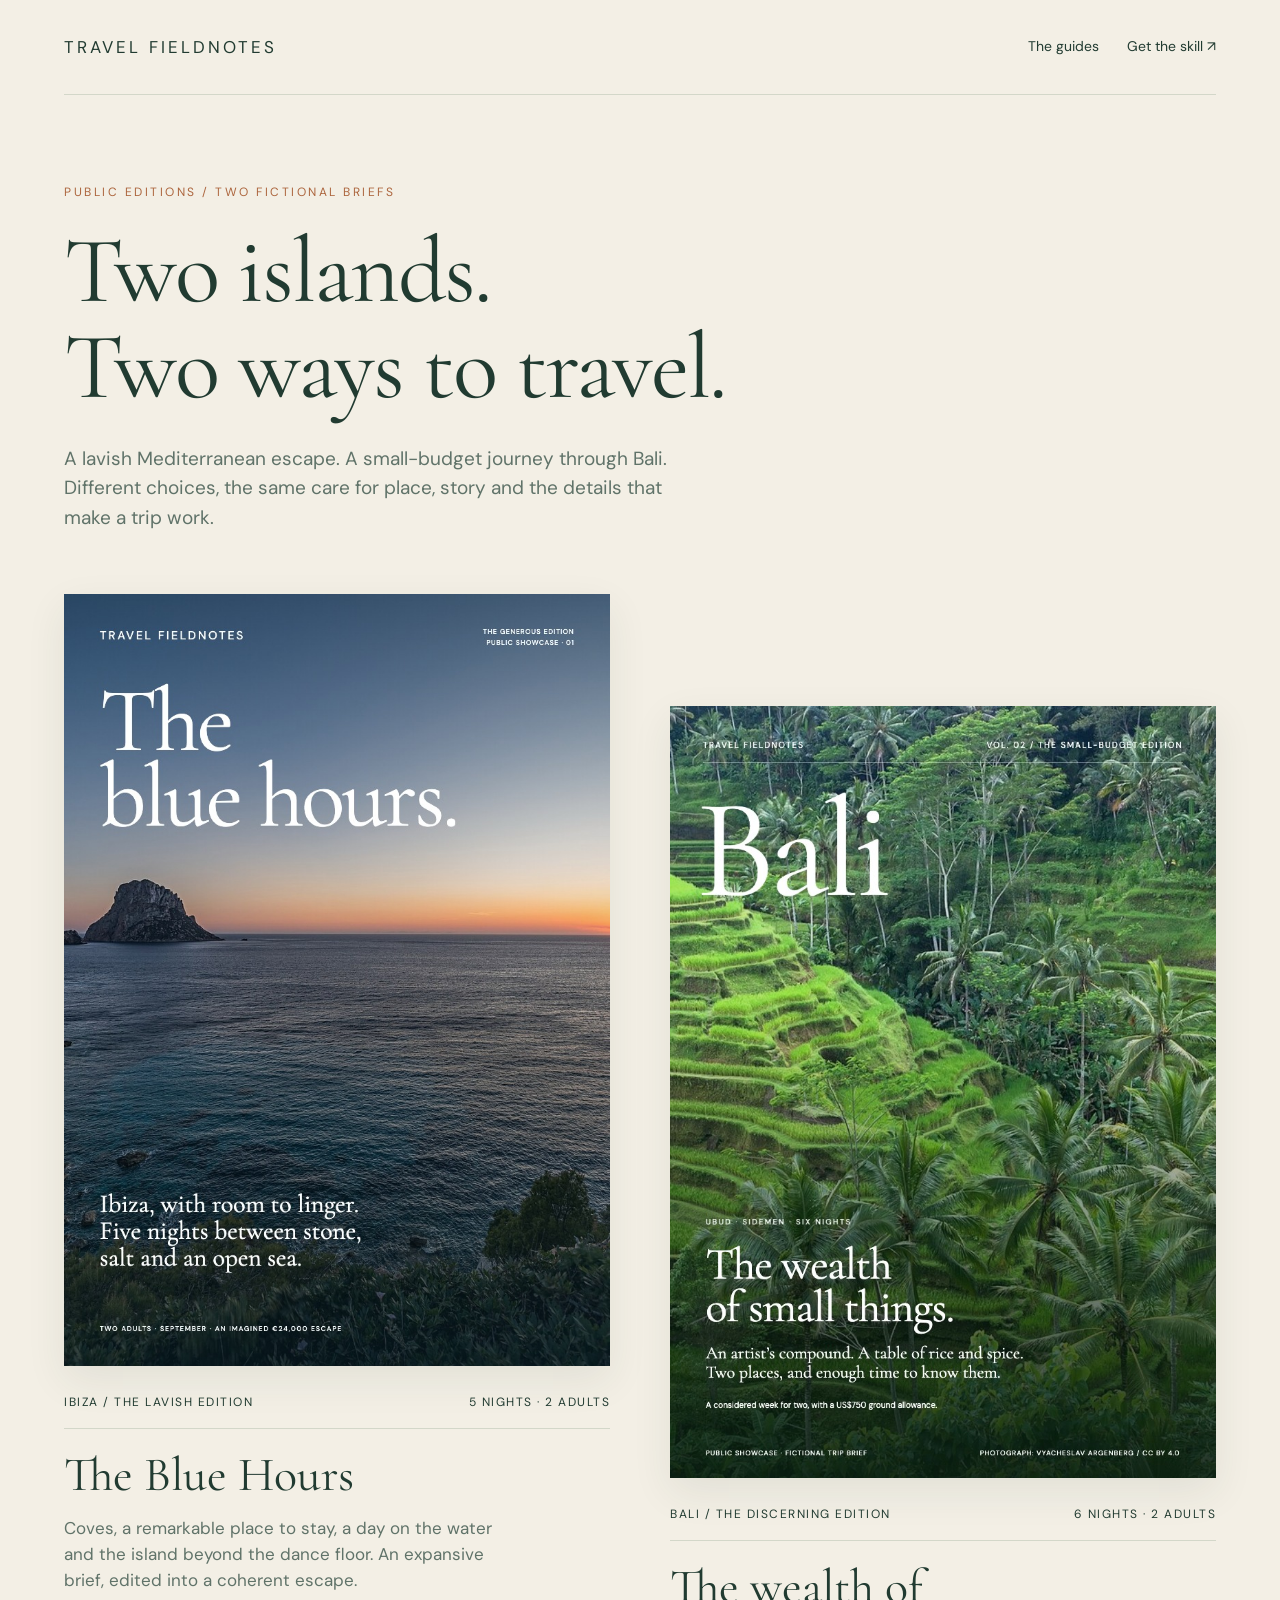
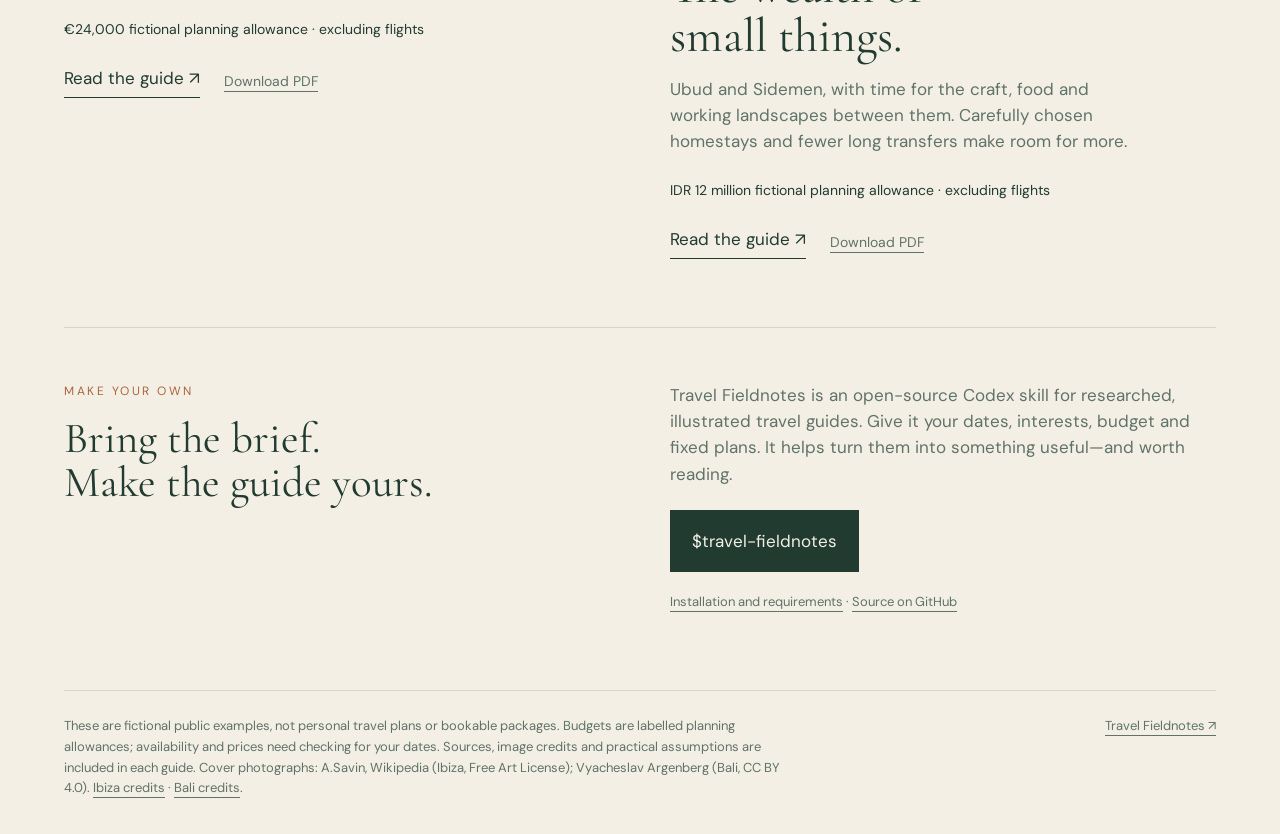
<file: docs/index.html>
<!doctype html>
<html lang="en">
<head>
<meta charset="utf-8"><meta name="viewport" content="width=device-width,initial-scale=1">
<title>Two islands, two ways to travel — Travel Fieldnotes</title>
<meta name="description" content="Explore two complete public travel-guide examples: a lavish Ibiza escape and an affordable Bali journey. Made with the open-source Travel Fieldnotes skill for Codex.">
<meta name="theme-color" content="#f3efe5">
<style>
@font-face{font-family:FieldSerif;src:url('assets/serif.woff2') format('woff2');font-display:swap}@font-face{font-family:FieldSans;src:url('assets/sans.woff2') format('woff2');font-display:swap}
:root{--paper:#f3efe5;--ink:#213b31;--soft:#607369;--line:#d3d7c9;--accent:#ac653d}*{box-sizing:border-box}body{margin:0;background:var(--paper);color:var(--ink);font:17px/1.55 FieldSans,Arial,sans-serif}a{color:inherit;text-underline-offset:5px}a:focus-visible{outline:3px solid var(--accent);outline-offset:5px}.wrap{max-width:1240px;margin:auto;padding:0 44px}header{display:flex;justify-content:space-between;align-items:center;padding:34px 0;border-bottom:1px solid var(--line);gap:24px}.brand{text-decoration:none;font-size:17px;letter-spacing:3px;text-transform:uppercase}nav{display:flex;gap:28px;font-size:14px}nav a{text-decoration:none}nav a:hover{text-decoration:underline}.intro{padding:88px 0 62px;max-width:920px}.eyebrow{font-size:12px;letter-spacing:2.5px;text-transform:uppercase;color:var(--accent)}h1,h2{font-family:FieldSerif,Georgia,serif;font-weight:400;line-height:1.02;margin:0}h1{font-size:clamp(55px,7.4vw,94px);letter-spacing:-2px;margin:22px 0 28px}.intro p{font-size:19px;max-width:610px;color:var(--soft);margin:0}.guides{display:grid;grid-template-columns:1fr 1fr;gap:60px;padding-bottom:68px}article:nth-child(2){padding-top:112px}.poster{display:block;text-decoration:none;background:#e2e5d7;box-shadow:0 14px 38px #213b3115;overflow:hidden}.poster img{display:block;width:100%;height:auto;aspect-ratio:1/1.414;object-fit:cover}.meta{display:flex;justify-content:space-between;gap:12px;border-bottom:1px solid var(--line);padding:27px 0 16px;font-size:12px;letter-spacing:1.5px;text-transform:uppercase}h2{font-size:48px;margin:22px 0 15px}.description{color:var(--soft);max-width:460px;min-height:84px;margin:0 0 20px}.facts{font-size:14px;margin:0 0 25px;color:var(--ink)}.links{display:flex;gap:24px;align-items:center;flex-wrap:wrap}.primary{text-decoration:none;border-bottom:1px solid var(--ink);padding-bottom:5px}.secondary{font-size:14px;color:var(--soft)}.about{padding:54px 0;border-top:1px solid var(--line);display:grid;grid-template-columns:1fr 1fr;gap:60px}.about h2{margin:0;font-size:43px}.about p{margin:0 0 23px;color:var(--soft)}.command{background:var(--ink);color:var(--paper);padding:18px 22px;font-size:17px;display:inline-block}.command code{font-family:FieldSans,Arial,sans-serif}.small{font-size:13px;line-height:1.6;color:var(--soft)}footer{border-top:1px solid var(--line);padding:25px 0 35px;display:flex;justify-content:space-between;gap:26px}footer p{margin:0;max-width:730px}
@media(max-width:760px){.wrap{padding:0 24px}header{padding:25px 0}.brand{font-size:13px;letter-spacing:2px}nav{gap:15px;font-size:12px}.intro{padding:55px 0 42px}.intro p{font-size:17px}h1{letter-spacing:-1px}.guides{grid-template-columns:1fr;gap:52px}article:nth-child(2){padding-top:0}h2{font-size:42px}.description{min-height:0}.about{grid-template-columns:1fr;gap:26px}.about h2{font-size:38px}footer{display:block}footer a{display:inline-block;margin-top:14px}}
@media(prefers-reduced-motion:no-preference){.poster img{transition:transform .35s ease}.poster:hover img{transform:scale(1.012)}}
</style>
</head>
<body><div class="wrap">
<header><a class="brand" href="./">Travel Fieldnotes</a><nav aria-label="Main"><a href="#guides">The guides</a><a href="https://github.com/AmolDerickSoans/travel-fieldnotes#install">Get the skill ↗</a></nav></header>
<main><section class="intro"><div class="eyebrow">Public editions / Two fictional briefs</div><h1>Two islands.<br>Two ways to travel.</h1><p>A lavish Mediterranean escape. A small-budget journey through Bali. Different choices, the same care for place, story and the details that make a trip work.</p></section>
<section id="guides" class="guides" aria-label="Example travel guides">
<article><a class="poster" href="examples/ibiza/guide.html" aria-label="Read the Ibiza guide"><img src="examples/ibiza/cover.jpg" alt="Cover of the Ibiza travel magazine" width="720" height="1018"></a><div class="meta"><span>Ibiza / The lavish edition</span><span>5 nights · 2 adults</span></div><h2>The Blue Hours</h2><p class="description">Coves, a remarkable place to stay, a day on the water and the island beyond the dance floor. An expansive brief, edited into a coherent escape.</p><p class="facts">€24,000 fictional planning allowance · excluding flights</p><div class="links"><a class="primary" href="examples/ibiza/guide.html">Read the guide ↗</a><a class="secondary" href="examples/ibiza/guide.pdf">Download PDF</a></div></article>
<article><a class="poster" href="examples/bali/guide.html" aria-label="Read the Bali guide"><img src="examples/bali/cover.jpg" alt="Cover of the Bali travel magazine" width="720" height="1018" loading="lazy"></a><div class="meta"><span>Bali / The discerning edition</span><span>6 nights · 2 adults</span></div><h2>The wealth of<br>small things.</h2><p class="description">Ubud and Sidemen, with time for the craft, food and working landscapes between them. Carefully chosen homestays and fewer long transfers make room for more.</p><p class="facts">IDR 12 million fictional planning allowance · excluding flights</p><div class="links"><a class="primary" href="examples/bali/guide.html">Read the guide ↗</a><a class="secondary" href="examples/bali/guide.pdf">Download PDF</a></div></article>
</section>
<section class="about"><div><div class="eyebrow">Make your own</div><h2 style="margin-top:17px">Bring the brief.<br>Make the guide yours.</h2></div><div><p>Travel Fieldnotes is an open-source Codex skill for researched, illustrated travel guides. Give it your dates, interests, budget and fixed plans. It helps turn them into something useful—and worth reading.</p><div class="command"><code>$travel-fieldnotes</code></div><p class="small" style="margin-top:20px"><a href="https://github.com/AmolDerickSoans/travel-fieldnotes#install">Installation and requirements</a> · <a href="https://github.com/AmolDerickSoans/travel-fieldnotes">Source on GitHub</a></p></div></section></main>
<footer class="small"><p>These are fictional public examples, not personal travel plans or bookable packages. Budgets are labelled planning allowances; availability and prices need checking for your dates. Sources, image credits and practical assumptions are included in each guide. Cover photographs: A.Savin, Wikipedia (Ibiza, Free Art License); Vyacheslav Argenberg (Bali, CC BY 4.0). <a href="examples/ibiza/sources.md">Ibiza credits</a> · <a href="examples/bali/sources.md">Bali credits</a>.</p><a href="https://github.com/AmolDerickSoans/travel-fieldnotes">Travel Fieldnotes ↗</a></footer>
</div></body></html>
</file>
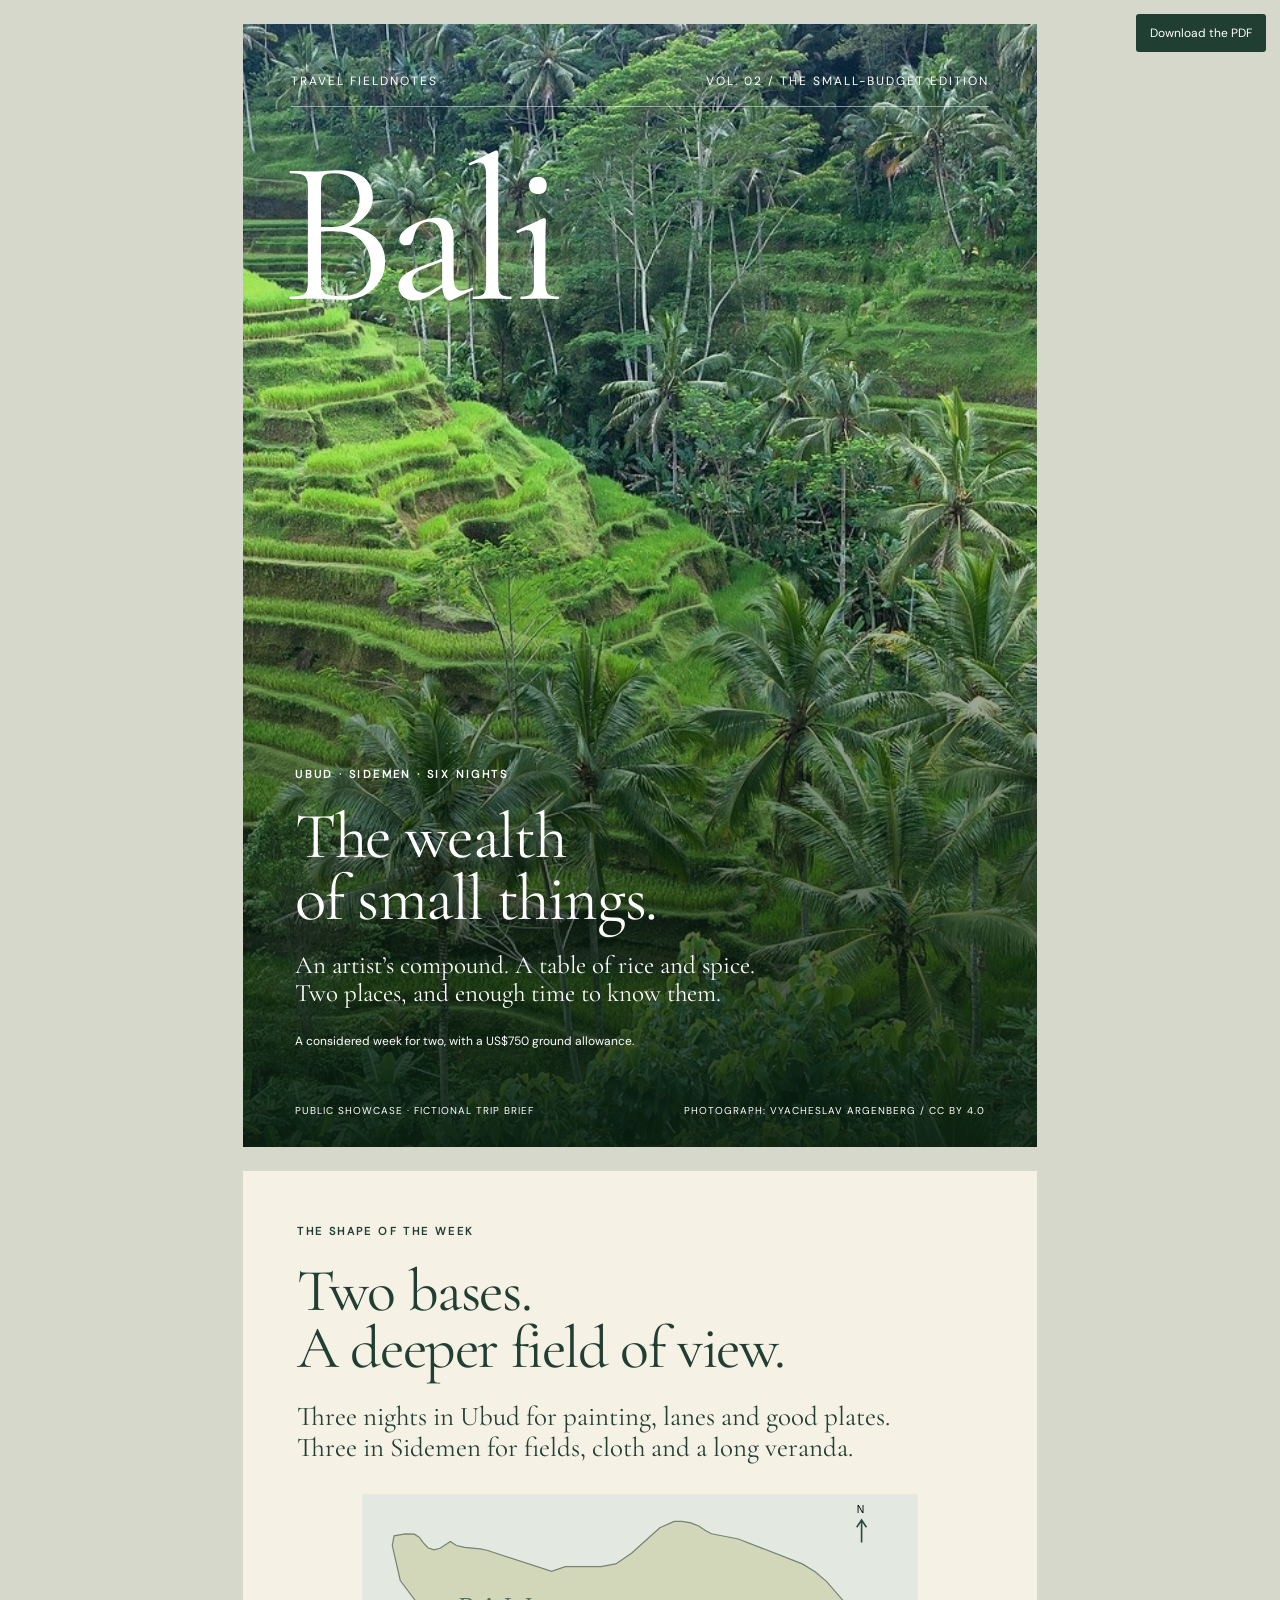
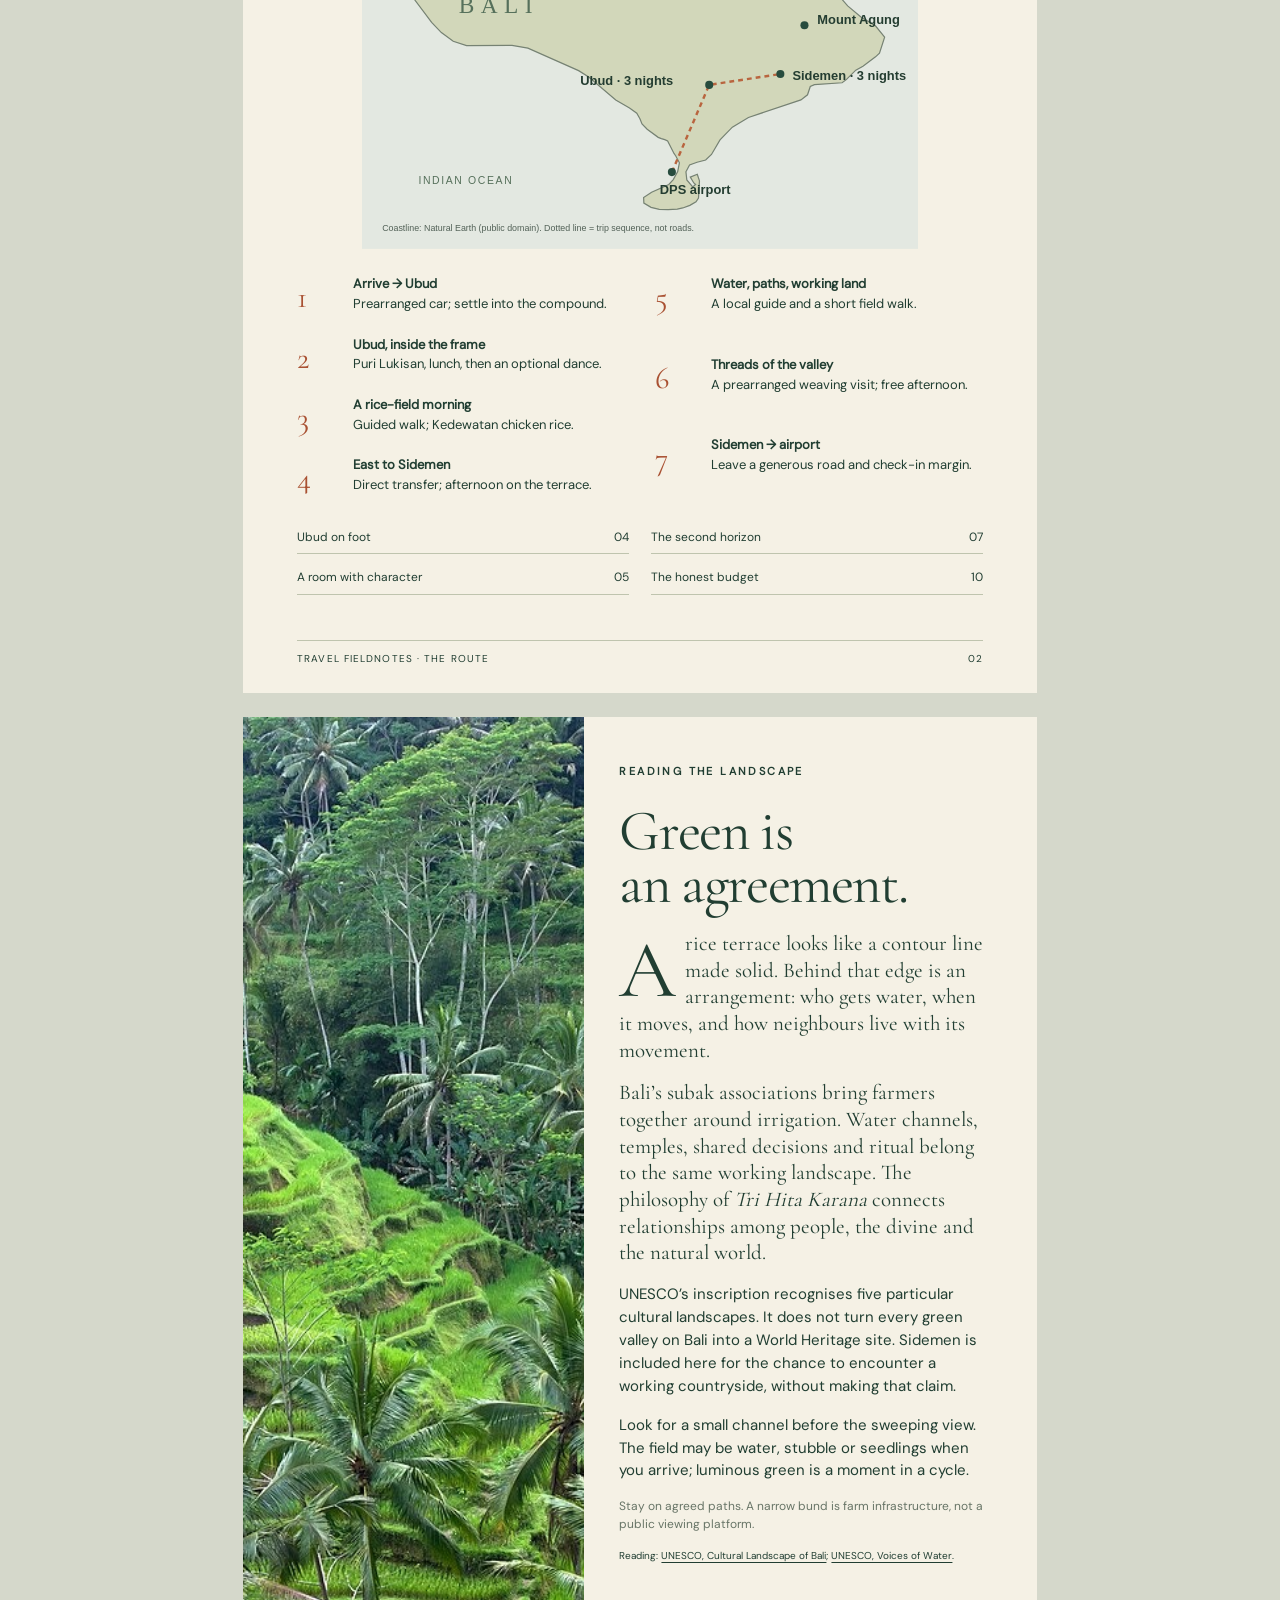
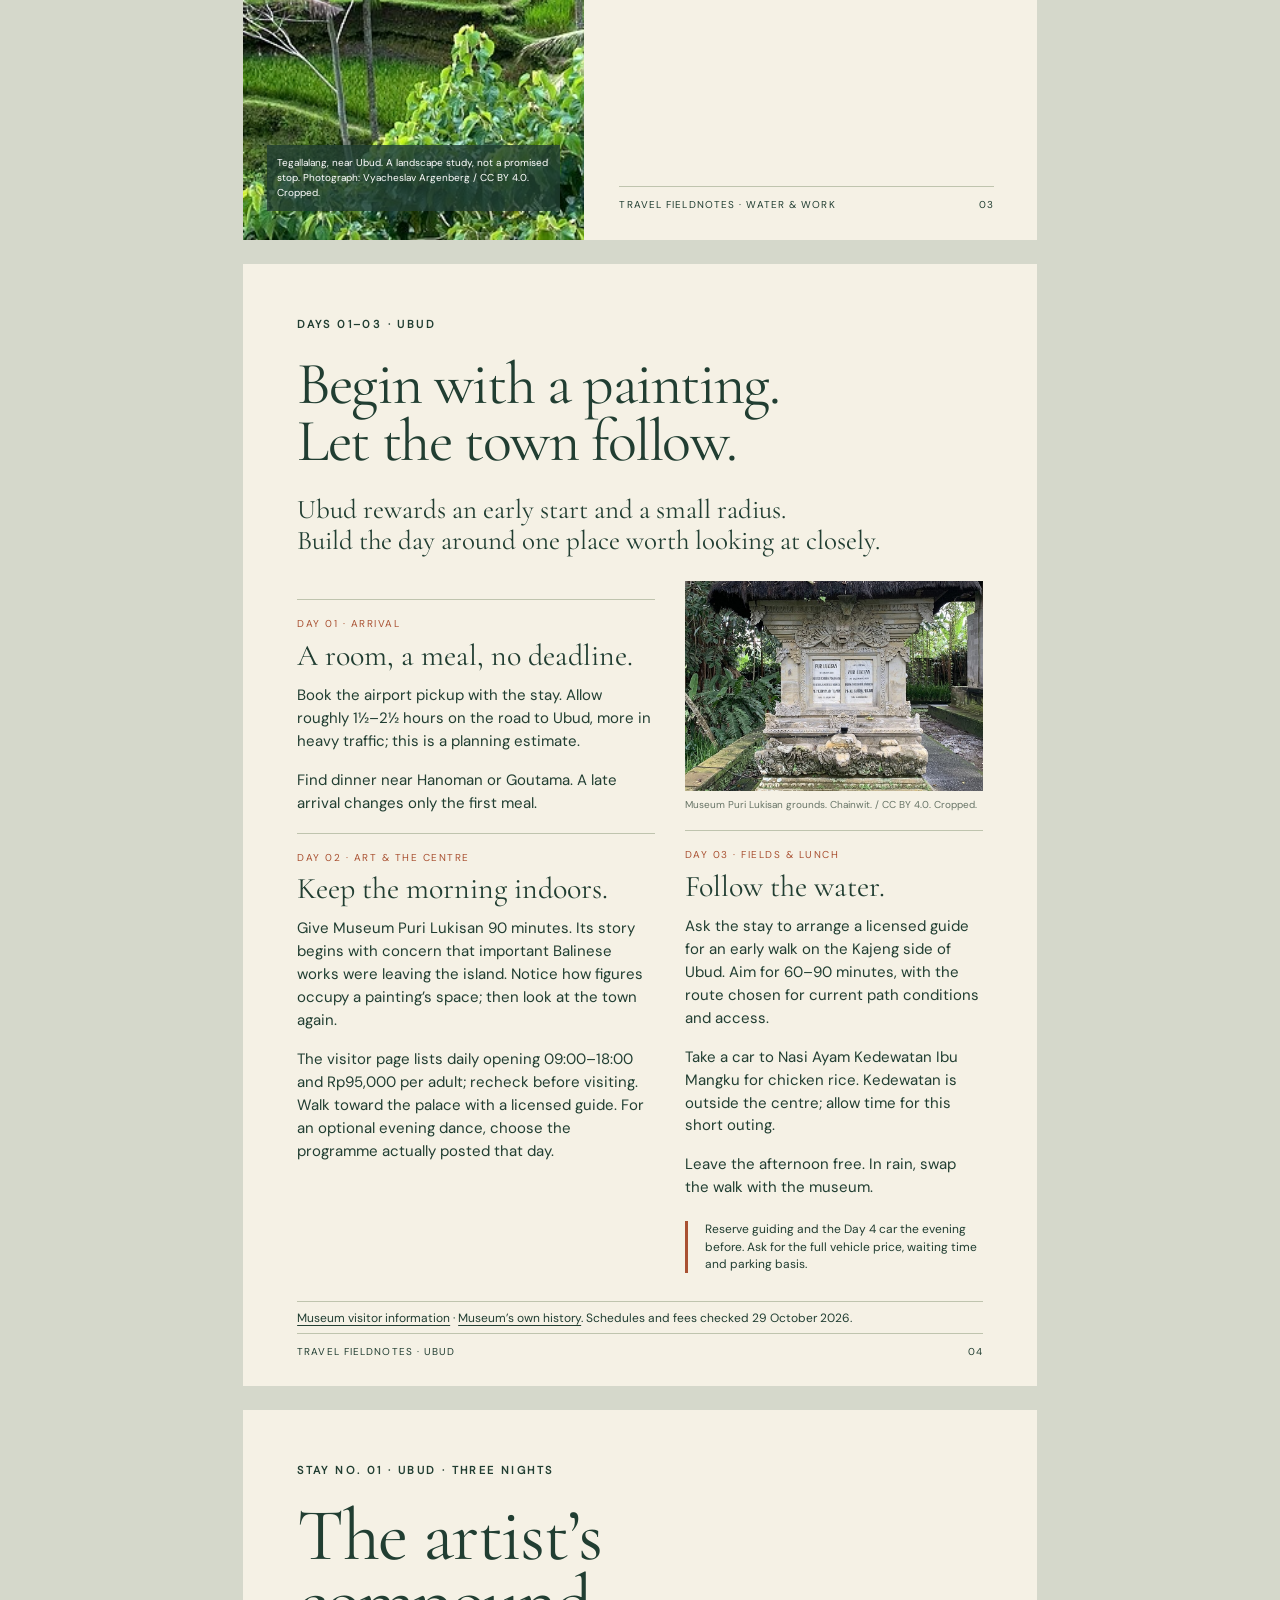
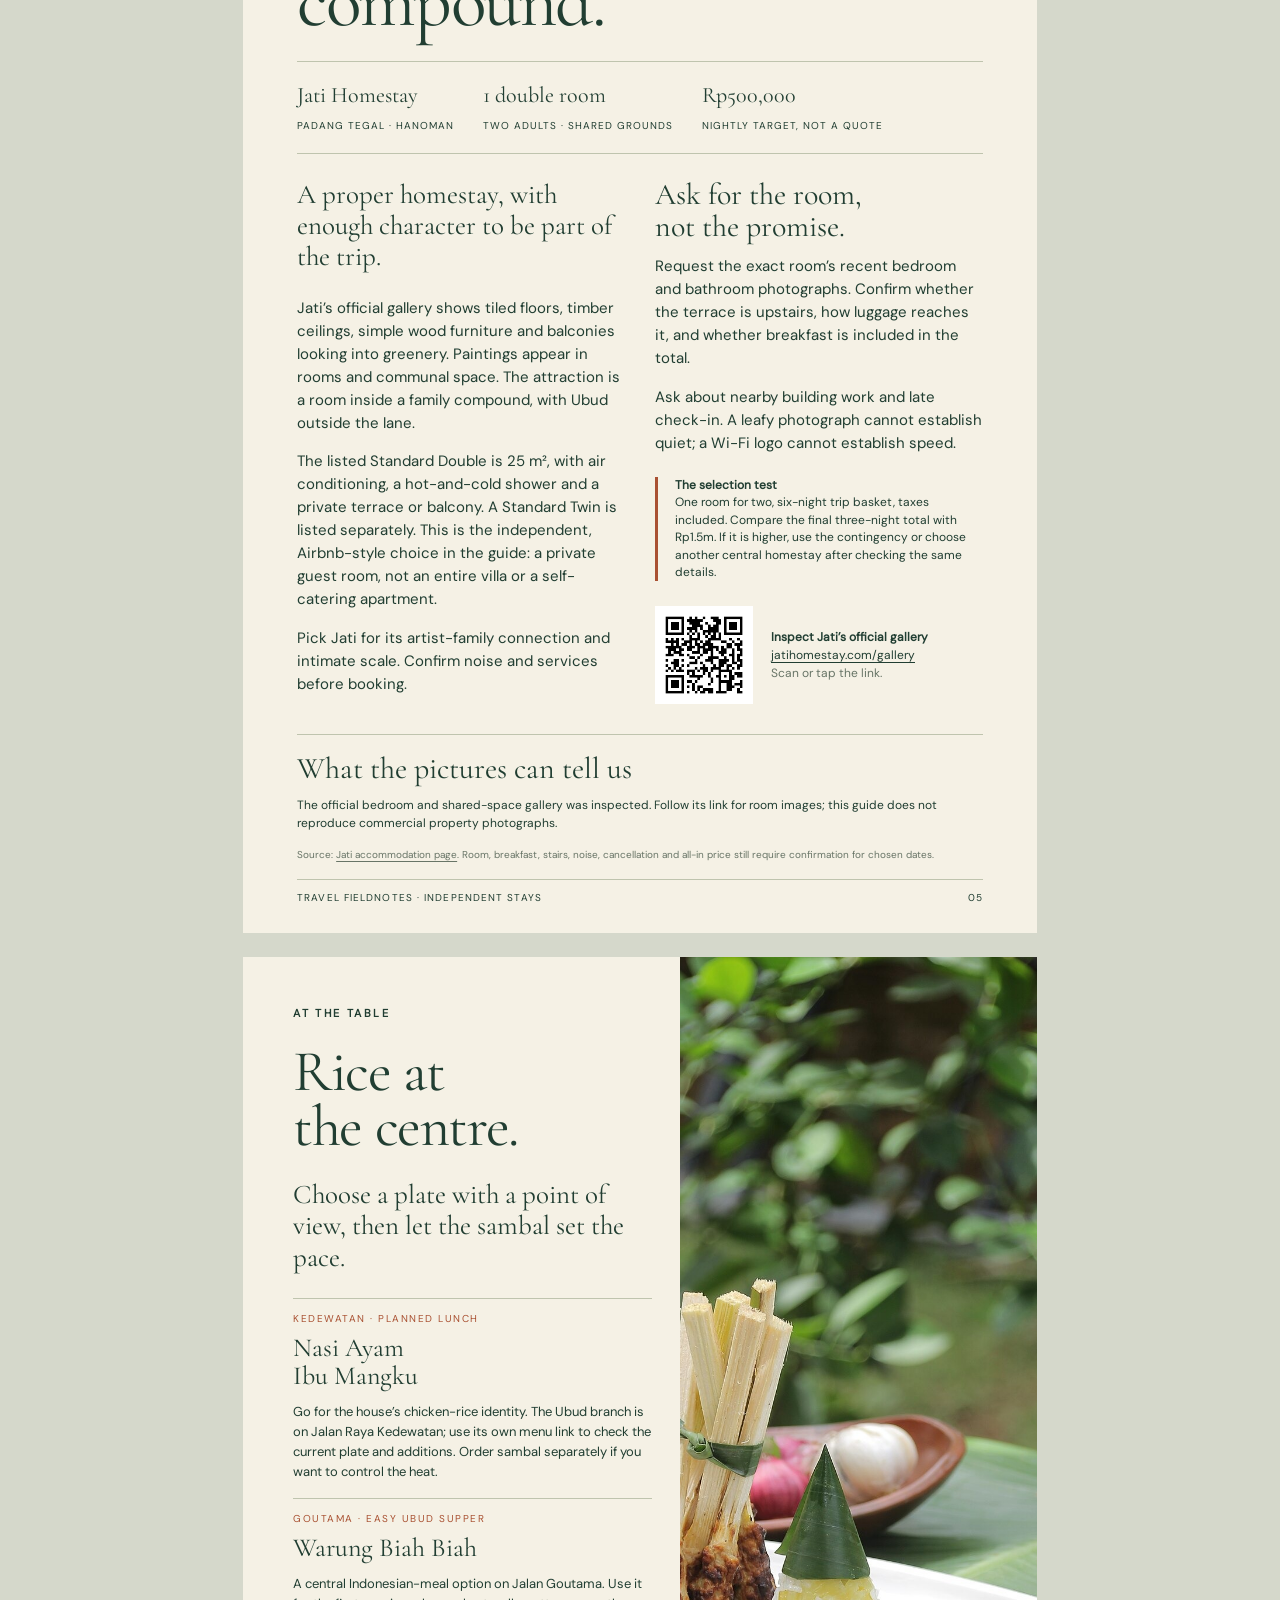
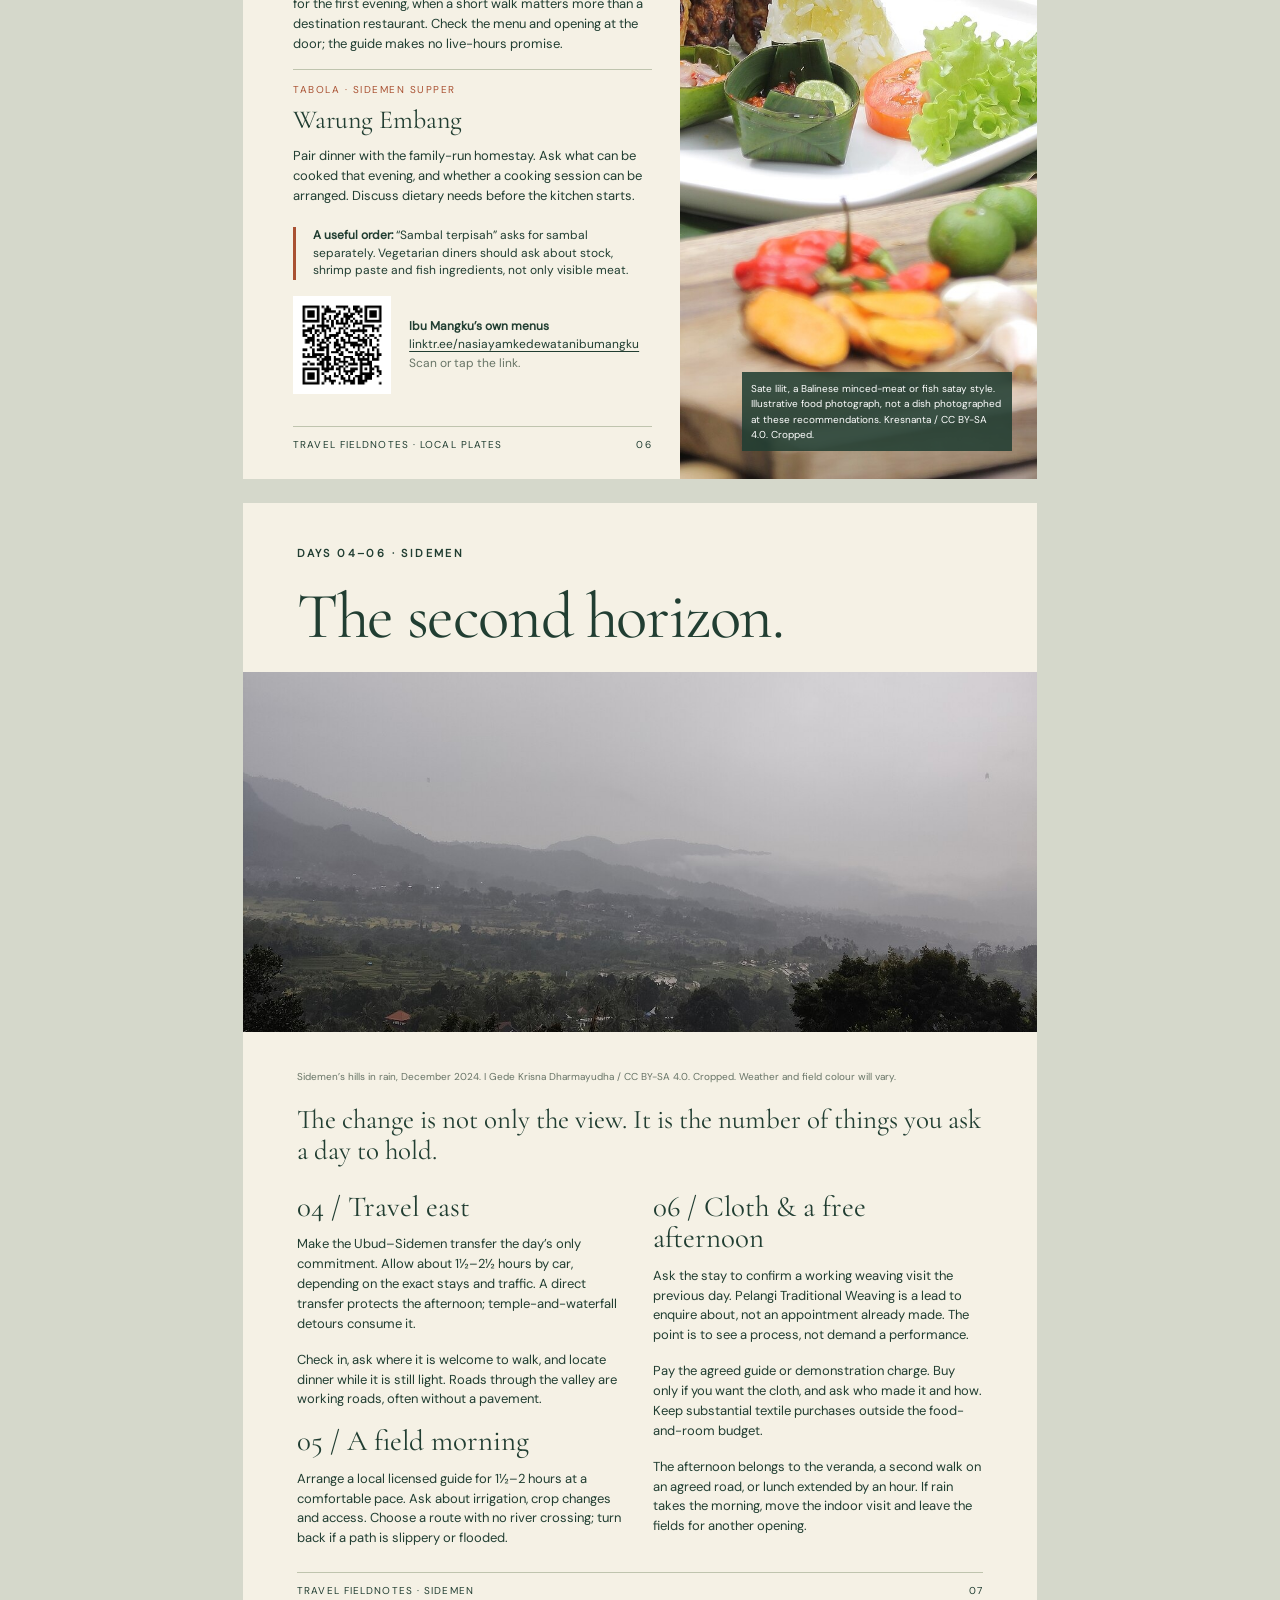
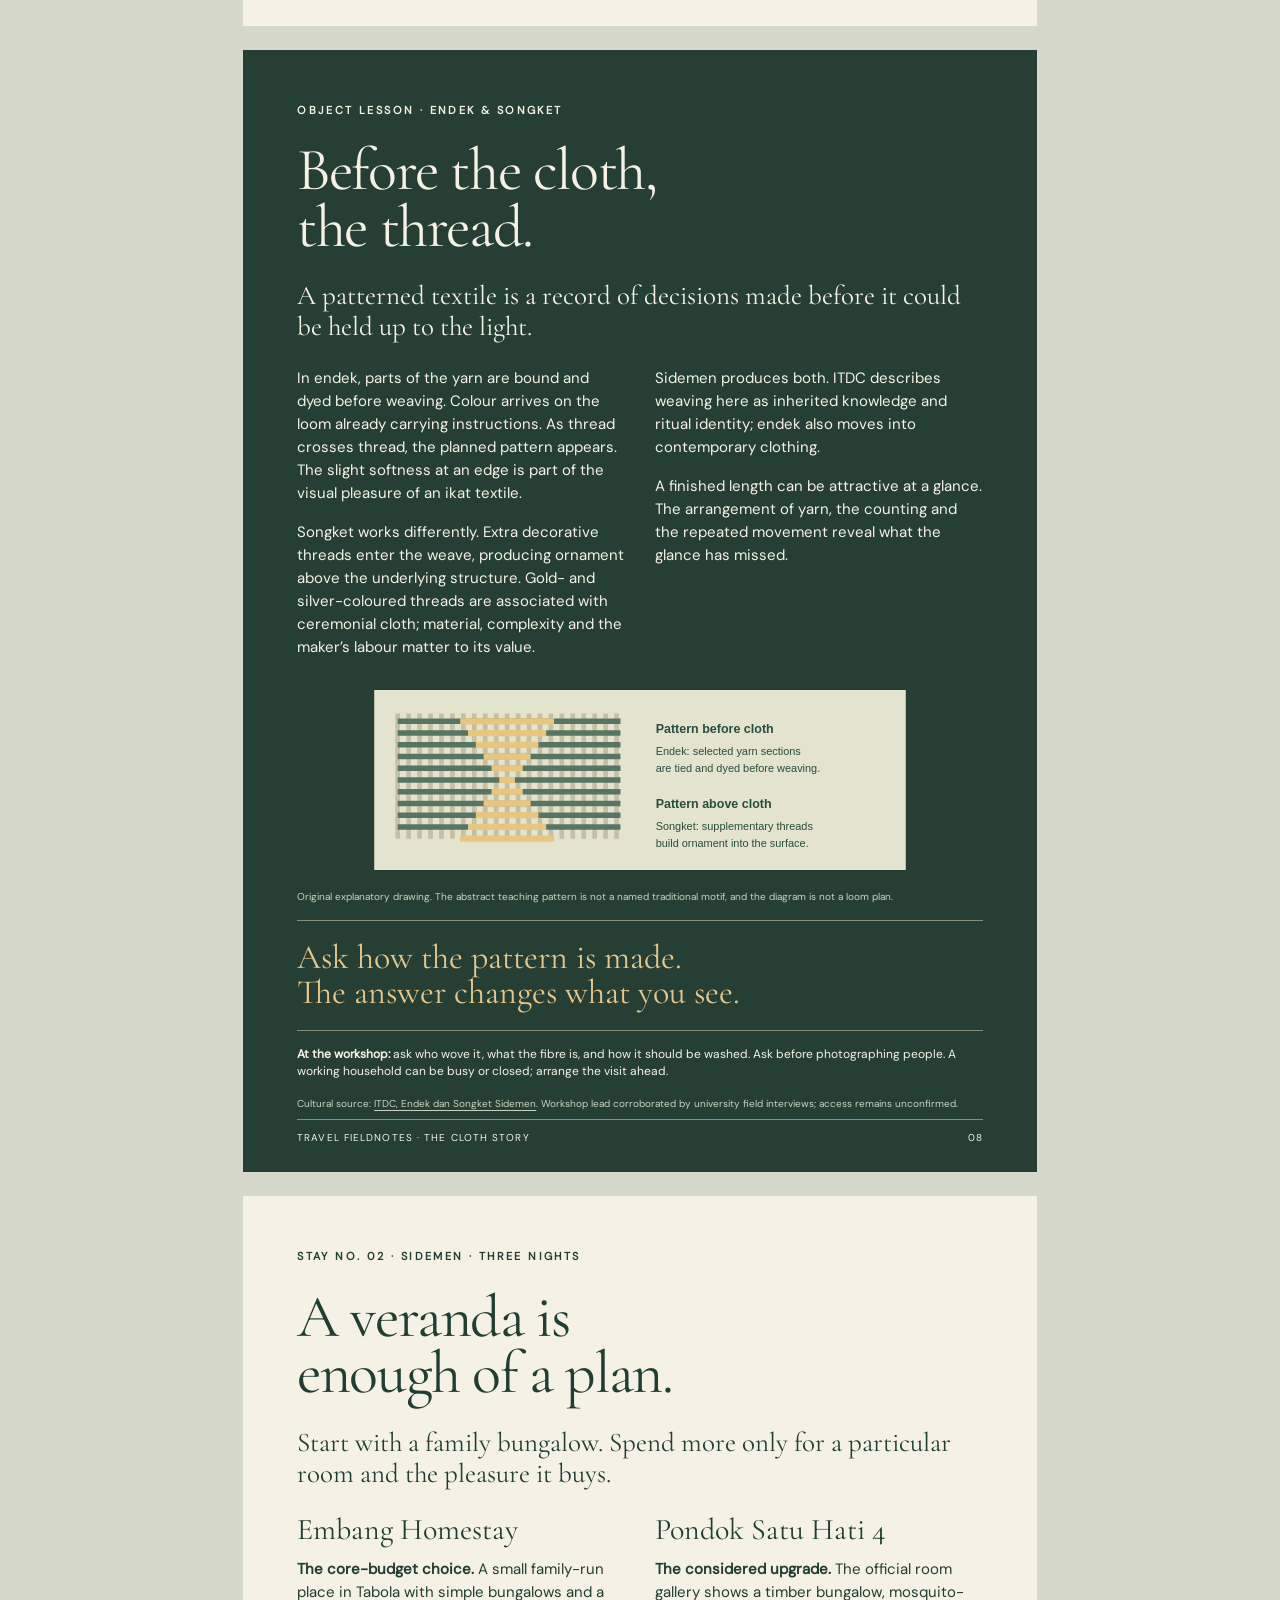
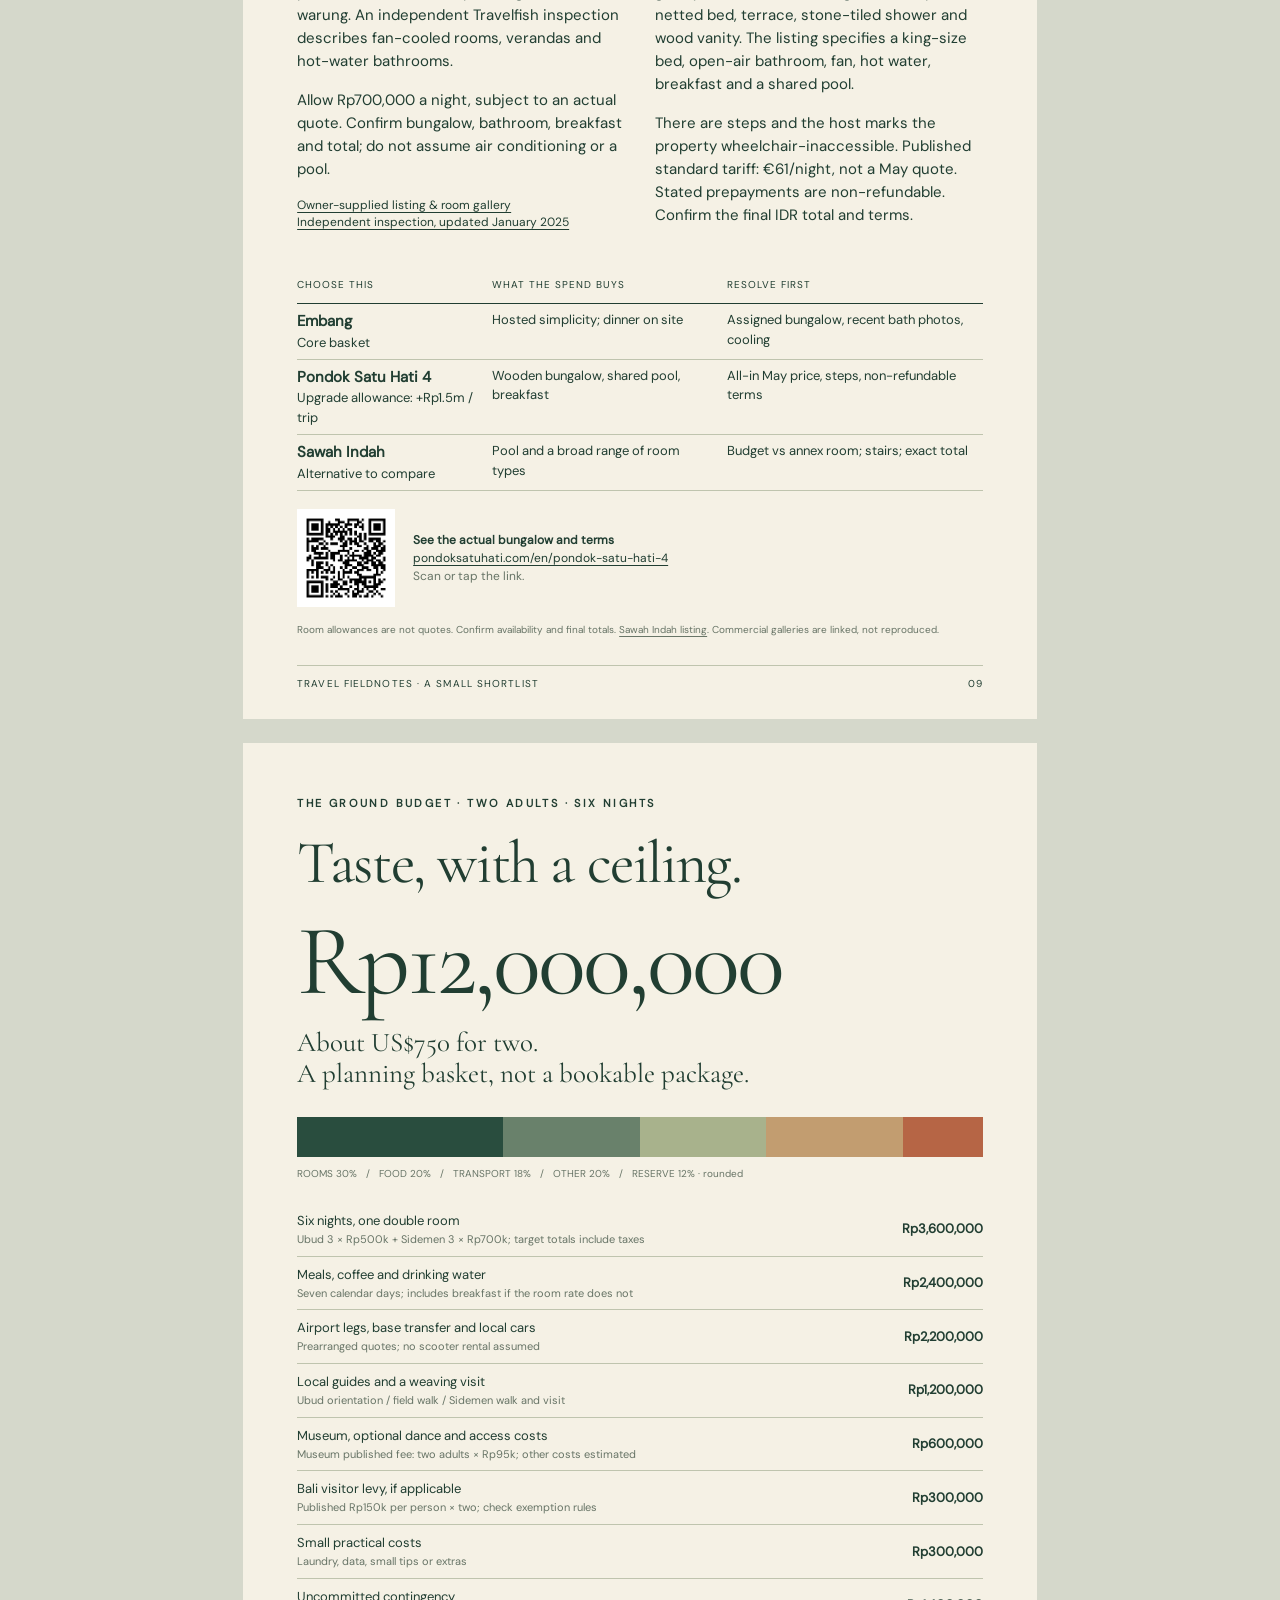
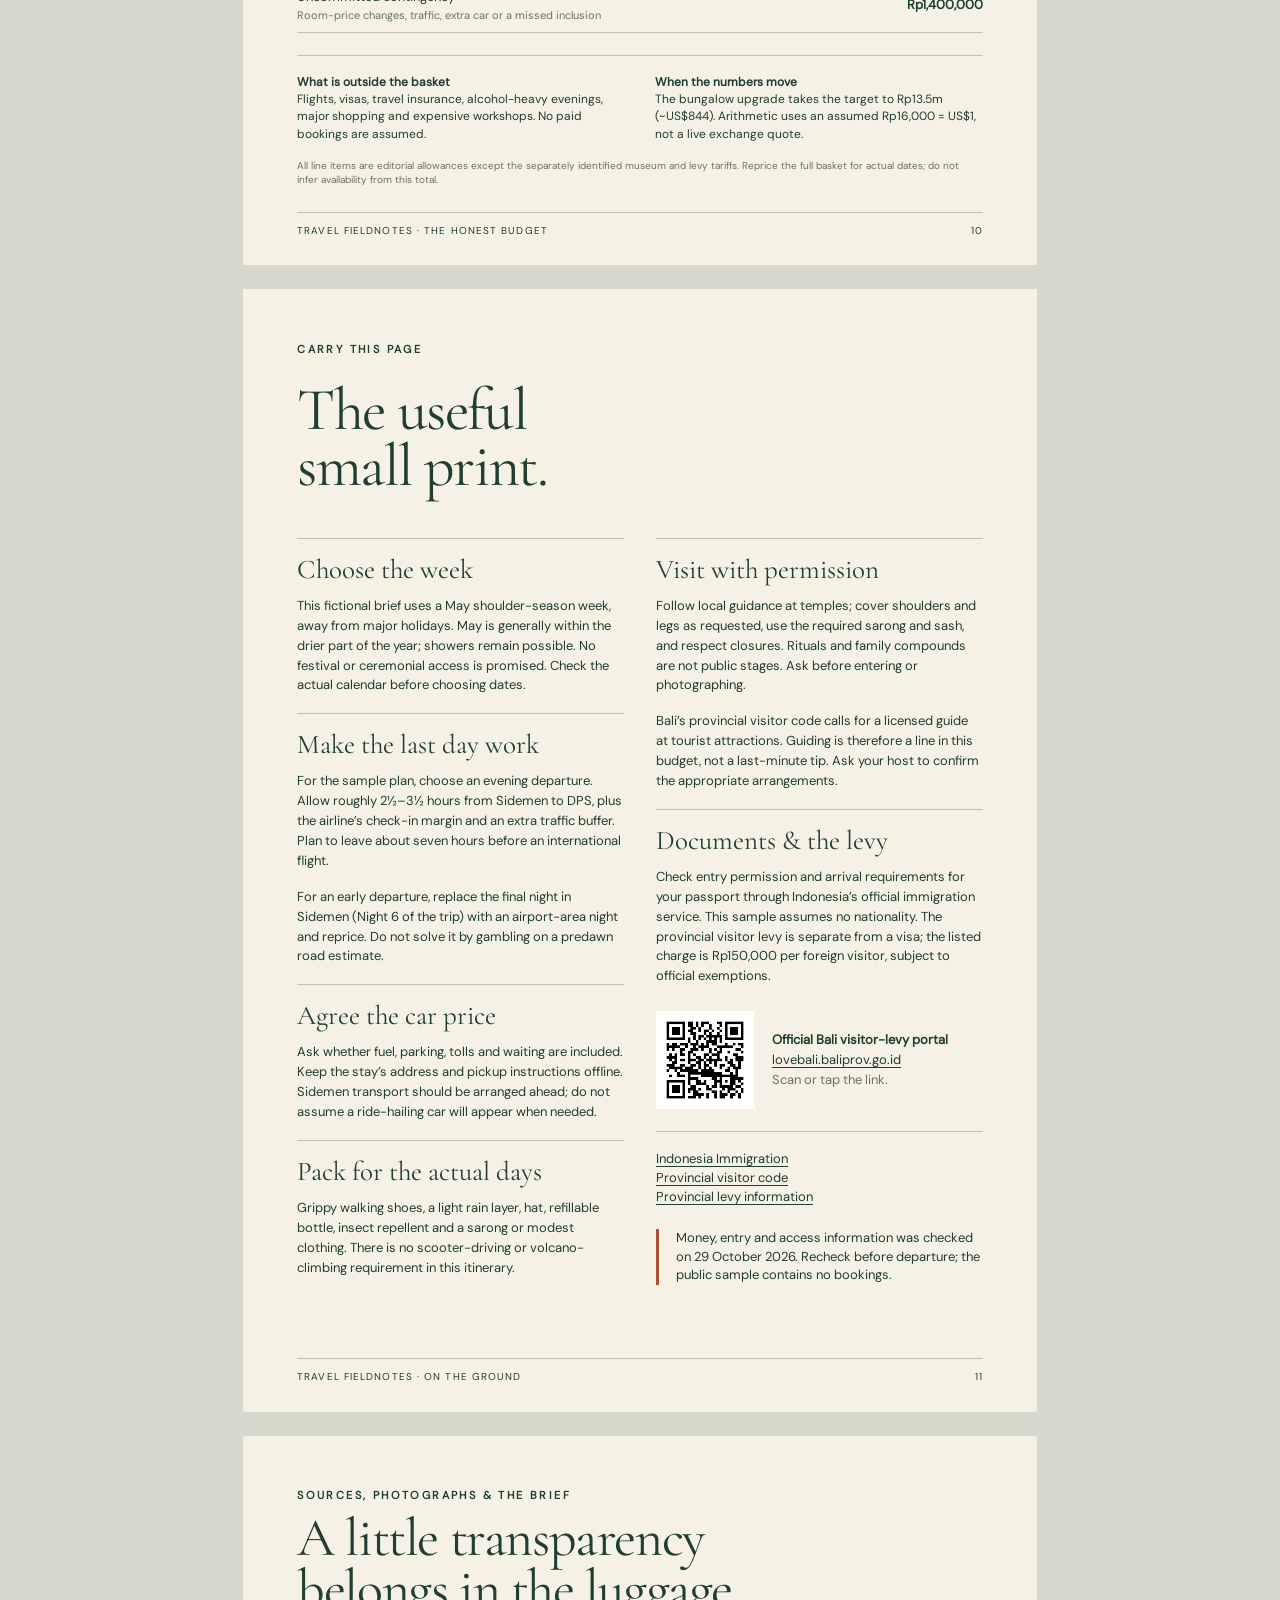
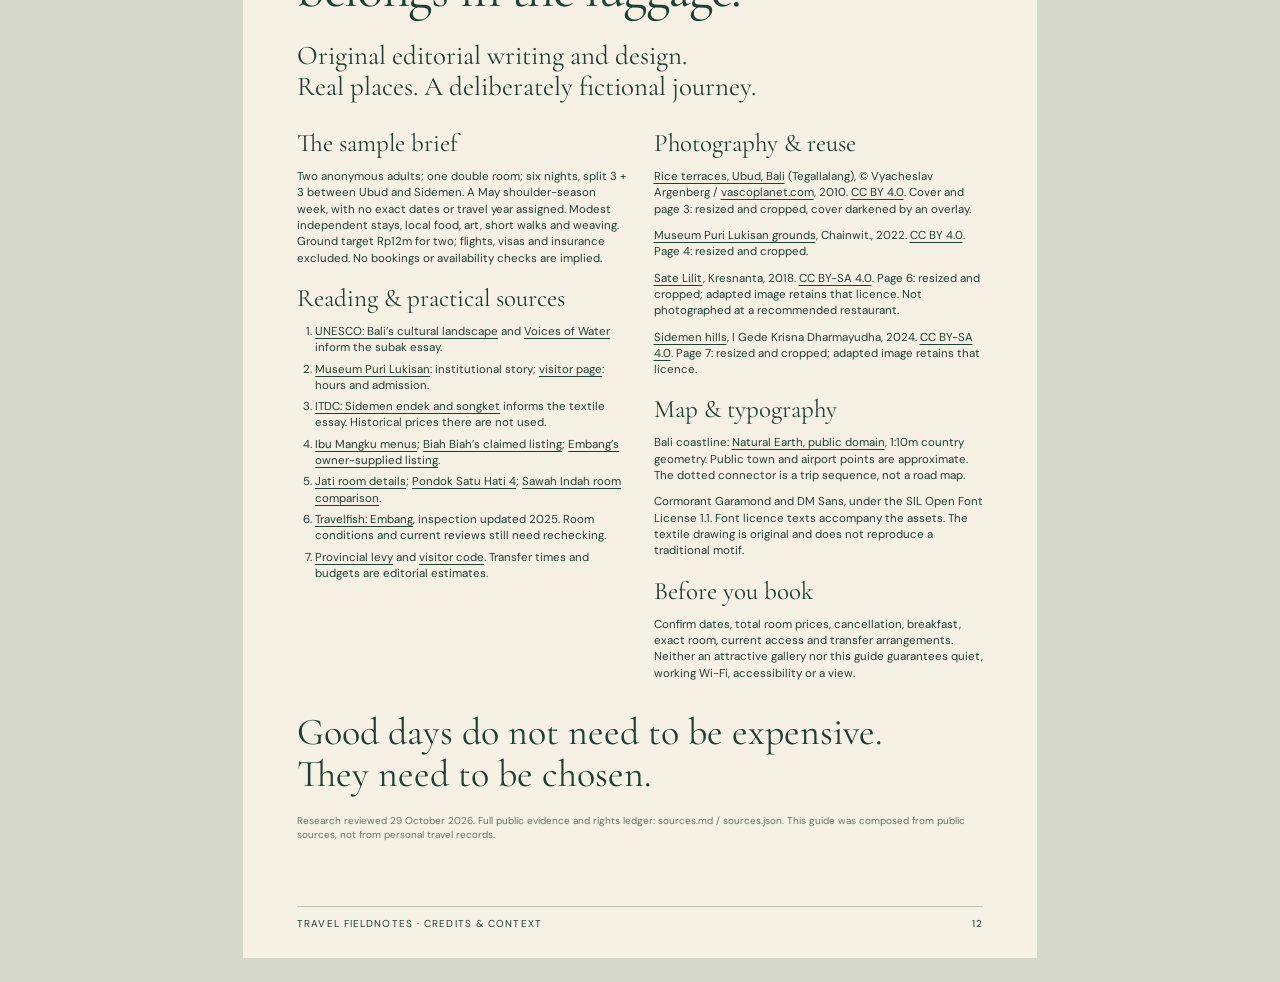
<file: docs/examples/bali/guide.html>
<!doctype html><html lang="en"><head><meta charset="utf-8"><meta name="viewport" content="width=device-width,initial-scale=1"><title>Bali · The Wealth of Small Things | Travel Fieldnotes</title><meta name="description" content="A fictional six-night Bali travel magazine for two: Ubud, Sidemen, independent homestays, local food and a transparent ground budget."><style>@font-face{font-family:FieldSerif;src:url(assets/serif.woff2)}@font-face{font-family:FieldSans;src:url(assets/sans.woff2)}:root{--paper:#f5f1e5;--ink:#213e32;--muted:#687567;--rust:#a95132;--line:#bfc4ae}*{box-sizing:border-box}html{scroll-behavior:smooth}body{margin:0;background:#d5d8cb;color:var(--ink);font:15px/1.53 FieldSans,Arial,sans-serif}a{color:inherit;text-underline-offset:3px}p{margin:0 0 16px}h1,h2,h3,blockquote{font-family:FieldSerif,Georgia,serif;font-weight:500;margin:0}h2{font-size:60px;line-height:.94;letter-spacing:-1.4px;margin-bottom:25px}h3{font-size:30px;line-height:1.08;margin:0 0 12px}.page{width:210mm;height:297mm;position:relative;background:var(--paper);padding:52px 54px;margin:24px auto;break-after:page;overflow:visible}.page:last-child{break-after:auto}.kicker{font-size:11px;letter-spacing:2.4px;text-transform:uppercase;margin-bottom:24px;font-weight:600}.folio{position:absolute;left:54px;right:54px;bottom:27px;display:flex;justify-content:space-between;border-top:1px solid var(--line);padding-top:10px;font-size:10px;letter-spacing:1.1px;text-transform:uppercase}.deck{font-family:FieldSerif;font-size:27px;line-height:1.15;margin-bottom:25px}.two{display:grid;grid-template-columns:1fr 1fr;gap:30px}.two.wide{grid-template-columns:1.2fr 1fr}.small{font-size:12px;line-height:1.45}.tiny{font-size:10px;line-height:1.4}.muted{color:var(--muted)}.rule{border-top:1px solid var(--line);padding-top:18px;margin-top:22px}.note{border-left:3px solid var(--rust);padding-left:17px;margin-top:22px}.photo{width:100%;display:block;object-fit:cover}.caption{font-size:10px;line-height:1.4;margin-top:7px;color:var(--muted)}.large-num{font-family:FieldSerif;font-size:64px;line-height:1;color:var(--rust)}.cover{padding:48px;color:#fff;background:#183b28}.cover .bg{position:absolute;inset:0;width:100%;height:100%;object-fit:cover;object-position:50% 50%}.cover:after{content:'';position:absolute;inset:0;background:linear-gradient(180deg,rgba(10,29,17,.1),rgba(10,29,17,.12) 40%,rgba(10,29,17,.9))}.cover>*:not(.bg){position:relative;z-index:2}.masthead{display:flex;justify-content:space-between;border-bottom:1px solid #ffffff80;padding-bottom:16px;font-size:12px;letter-spacing:2px}.cover h1{font-size:205px;line-height:.9;letter-spacing:-8px;margin:35px -10px 0}.cover .coverstory{position:absolute;left:52px;right:52px;bottom:80px}.cover h2{font-size:65px;max-width:610px;margin-bottom:22px}.cover .deck{font-size:25px;max-width:490px}.cover .bottom{position:absolute;left:52px;right:52px;bottom:28px;display:flex;justify-content:space-between;font-size:10px;letter-spacing:1px}.route-map{width:100%;margin:6px 0 18px}.schedule{display:grid;grid-template-columns:40px 1fr;gap:13px 16px}.schedule .day{font-family:FieldSerif;font-size:31px;color:var(--rust)}.schedule p{font-size:13px;margin:0}.schedule b{display:block}.contents{display:grid;grid-template-columns:1fr 1fr;gap:7px 22px;font-size:12px;margin-top:18px}.contents a{text-decoration:none;border-bottom:1px solid var(--line);padding:7px 0;display:flex;justify-content:space-between}.essay{font-family:FieldSerif;font-size:24px;line-height:1.32}.essay p:first-child:first-letter{float:left;font-size:81px;line-height:.75;padding:9px 9px 0 0}.split-photo{display:grid;grid-template-columns:43% 57%;padding:0}.split-photo .image-col{position:relative}.split-photo .image-col img{width:100%;height:100%;object-fit:cover}.split-photo .text-col{padding:52px 43px 80px 35px}.split-photo h2{font-size:57px}.split-photo .folio{left:calc(43% + 35px);right:43px}.split-photo .image-cap{position:absolute;bottom:29px;left:24px;right:24px;color:white;font-size:10px;background:#213e32cc;padding:10px}.entry{border-top:1px solid var(--line);padding-top:16px;margin-top:18px}.entry h3{font-size:30px}.entry .label{font-size:10px;color:var(--rust);letter-spacing:1.5px;text-transform:uppercase;margin-bottom:8px}.qr-row{display:flex;gap:18px;align-items:center;margin-top:25px}.qr-row img{width:98px;height:98px}.qr-row p{font-size:12px;margin:0}.stay-title{font-size:74px;line-height:.9}.statline{display:flex;border-top:1px solid var(--line);border-bottom:1px solid var(--line);padding:17px 0;gap:29px;margin:25px 0}.statline b{font-size:22px;font-family:FieldSerif;font-weight:500;display:block}.statline span{font-size:10px;letter-spacing:1px;text-transform:uppercase}.foodpage{padding:0;display:grid;grid-template-columns:55% 45%}.foodpage .foodtext{padding:48px 28px 80px 50px}.foodpage .foodimg{width:100%;height:100%;object-fit:cover;object-position:50% 50%}.foodpage h2{font-size:58px}.foodpage .folio{left:50px;right:calc(45% + 28px)}.foodpage .entry p{font-size:13px}.foodpage .entry h3{font-size:26px}.foodpage .photo-credit{position:absolute;right:25px;bottom:28px;max-width:270px;color:#fff;background:#213e32dd;padding:9px;font-size:10px}.sidemen{padding-top:42px}.sidemen .landscape{height:360px;width:calc(100% + 108px);margin:0 -54px 24px;object-fit:cover;object-position:center 65%}.sidemen h2{font-size:65px}.sidemen .two{gap:26px}.sidemen .two p{font-size:13px}.sidemen .two h3{font-size:29px}.quote{font-family:FieldSerif;font-size:39px;line-height:1.05;border-top:1px solid var(--line);border-bottom:1px solid var(--line);padding:23px 0;margin:26px 0}.weave{background:#263f34;color:#f5f1e5}.weave .muted,.weave .caption{color:#cad2bf}.weave .folio{border-color:#82907b}.weave .quote{border-color:#82907b;color:#e6c78b}.weave img{width:100%;margin:25px 0 6px}.comparison{width:100%;border-collapse:collapse;font-size:13px;margin-top:20px}.comparison th{text-align:left;font-weight:500;font-size:10px;letter-spacing:1px;text-transform:uppercase;padding:10px 8px;border-bottom:1px solid var(--ink)}.comparison td{padding:15px 8px;vertical-align:top;border-bottom:1px solid var(--line)}.comparison th:first-child,.comparison td:first-child{padding-left:0}.comparison strong{display:block;font-size:15px}.budget-total{font-family:FieldSerif;font-size:112px;line-height:.9;letter-spacing:-3px}.budget-bars{height:40px;display:flex;margin:28px 0 10px}.budget-bars span{display:block}.budget-table{width:100%;border-collapse:collapse;margin-top:22px;font-size:13px}.budget-table td{padding:12px 0;border-bottom:1px solid var(--line)}.budget-table td:last-child{text-align:right;font-variant-numeric:tabular-nums;font-weight:600;white-space:nowrap}.budget-table small{display:block;font-size:11px;color:var(--muted)}.practical h3{font-size:27px}.practical .two{gap:32px}.practical .two p{font-size:13px}.credits{font-size:11.5px;line-height:1.42}.credits h2{font-size:54px}.credits h3{font-size:25px;margin-top:18px}.credits .two{gap:27px}.credits p{margin-bottom:10px}.credits .source-list{margin:0;padding-left:18px}.credits li{padding-bottom:7px}.endmark{font-family:FieldSerif;font-size:45px;margin-top:20px;line-height:1.1}.only-screen{position:fixed;right:14px;top:14px;z-index:9;background:#213e32;color:white;padding:10px 14px;font-size:12px;text-decoration:none;border-radius:3px}@media print{@page{size:A4;margin:0}body{background:var(--paper);-webkit-print-color-adjust:exact;print-color-adjust:exact}.page{margin:0;box-shadow:none}.only-screen{display:none}}@media screen and (max-width:820px){.page{width:100%;height:auto;min-height:0;margin:0;padding:32px 24px 68px;overflow:visible}.page.cover{min-height:850px}.cover h1{font-size:145px;margin-top:60px}.cover h2{font-size:55px}.cover .coverstory{left:24px;right:24px;bottom:85px}.cover .bottom{left:24px;right:24px;font-size:9px}.cover .masthead{font-size:9px}.two,.two.wide,.split-photo,.foodpage{display:block}.two>div+div{margin-top:25px}.split-photo{padding:0}.split-photo .image-col{height:360px}.split-photo .text-col{padding:35px 24px 75px}.split-photo .folio,.foodpage .folio{left:24px;right:24px}.split-photo .image-cap{bottom:20px}.foodpage{padding:0}.foodpage .foodtext{padding:32px 24px 35px}.foodpage .foodimg{height:520px}.foodpage .photo-credit{bottom:80px;right:24px;max-width:250px}.foodpage .folio{color:white;border-color:white}.sidemen .landscape{width:calc(100% + 48px);margin:0 -24px 24px;height:300px}.folio{left:24px;right:24px;bottom:20px}.contents{grid-template-columns:1fr}.statline{gap:18px;flex-wrap:wrap}.stay-title{font-size:64px}.comparison{font-size:11px}.comparison td{padding:13px 6px}.comparison strong{font-size:12px}.budget-total{font-size:89px}.qr-row img{width:100px}.credits{font-size:12px}.only-screen{display:none}h2{font-size:52px}.route-map{min-height:220px}.budget-table td{padding:11px 0}.kicker{font-size:10px;letter-spacing:1.9px}}.route-map{height:355px;object-fit:contain}.essay{font-size:21px;line-height:1.27}.split-photo .text-col{padding-top:46px}.split-photo h2{margin-bottom:20px}.foodpage .entry{margin-top:14px;padding-top:12px}.foodpage .qr-row{margin-top:13px}.weave img{height:200px;object-fit:contain;margin-top:15px}.weave .quote{font-size:34px;padding:19px 0;margin:19px 0}.comparison td{padding-top:8px;padding-bottom:8px}.budget-table td{padding:8px 0}.budget-total{font-size:100px}.credits .endmark{font-size:38px}.credits li{padding-bottom:5px}@media screen and (max-width:820px){.route-map{height:auto}.essay{font-size:24px}.weave img{height:auto}.budget-total{font-size:70px}}.split-photo .image-col img{display:block}.split-photo .image-col{min-height:0}#ubud>.rule{margin-top:12px;padding-top:8px}.weave img{height:180px}.weave .quote{margin:15px 0}#sidemen-stays .qr-row{margin-top:18px}#sidemen-stays .comparison td{padding-top:6px;padding-bottom:6px}.qr-row p{min-width:0;overflow-wrap:anywhere}.qr-row img{flex-shrink:0}@media screen and (max-width:820px){.weave img{height:auto}}</style></head><body><a class="only-screen" href="guide.pdf">Download the PDF</a><main><section class="page cover" id="cover"><img class="bg" src="assets/ubud.jpg" alt="Stepped green rice terraces among palms in Tegallalang, Bali"><div class="masthead"><span>TRAVEL FIELDNOTES</span><span>VOL. 02 / THE SMALL-BUDGET EDITION</span></div><h1>Bali</h1><div class="coverstory"><p class="kicker">Ubud · Sidemen · Six nights</p><h2>The wealth<br>of small things.</h2><p class="deck">An artist’s compound. A table of rice and spice.<br>Two places, and enough time to know them.</p><p class="small">A considered week for two, with a US$750 ground allowance.</p></div><div class="bottom"><span>PUBLIC SHOWCASE · FICTIONAL TRIP BRIEF</span><span>PHOTOGRAPH: VYACHESLAV ARGENBERG / CC BY 4.0</span></div></section><section class="page" id="route"><p class="kicker">The shape of the week</p><h2>Two bases.<br>A deeper field of view.</h2><p class="deck">Three nights in Ubud for painting, lanes and good plates.<br>Three in Sidemen for fields, cloth and a long veranda.</p><img class="route-map" src="assets/map.svg" alt="Bali orientation map with airport, Ubud, Sidemen and Mount Agung"><div class="two"><div class="schedule"><span class="day">1</span><p><b>Arrive → Ubud</b>Prearranged car; settle into the compound.</p><span class="day">2</span><p><b>Ubud, inside the frame</b>Puri Lukisan, lunch, then an optional dance.</p><span class="day">3</span><p><b>A rice-field morning</b>Guided walk; Kedewatan chicken rice.</p><span class="day">4</span><p><b>East to Sidemen</b>Direct transfer; afternoon on the terrace.</p></div><div class="schedule"><span class="day">5</span><p><b>Water, paths, working land</b>A local guide and a short field walk.</p><span class="day">6</span><p><b>Threads of the valley</b>A prearranged weaving visit; free afternoon.</p><span class="day">7</span><p><b>Sidemen → airport</b>Leave a generous road and check-in margin.</p></div></div><div class="contents"><a href="#ubud"><span>Ubud on foot</span><span>04</span></a><a href="#sidemen"><span>The second horizon</span><span>07</span></a><a href="#jati"><span>A room with character</span><span>05</span></a><a href="#budget"><span>The honest budget</span><span>10</span></a></div><footer class="folio"><span>Travel Fieldnotes · The route</span><span>02</span></footer></section><section class="page split-photo" id="subak"><div class="image-col"><img src="assets/ubud.jpg" alt="Terraces at Tegallalang show rice fields stepping down a valley"><div class="image-cap">Tegallalang, near Ubud. A landscape study, not a promised stop. Photograph: Vyacheslav Argenberg / CC BY 4.0. Cropped.</div></div><div class="text-col"><p class="kicker">Reading the landscape</p><h2>Green is<br>an agreement.</h2><div class="essay"><p>A rice terrace looks like a contour line made solid. Behind that edge is an arrangement: who gets water, when it moves, and how neighbours live with its movement.</p><p>Bali’s subak associations bring farmers together around irrigation. Water channels, temples, shared decisions and ritual belong to the same working landscape. The philosophy of <i>Tri Hita Karana</i> connects relationships among people, the divine and the natural world.</p></div><p>UNESCO’s inscription recognises five particular cultural landscapes. It does not turn every green valley on Bali into a World Heritage site. Sidemen is included here for the chance to encounter a working countryside, without making that claim.</p><p>Look for a small channel before the sweeping view. The field may be water, stubble or seedlings when you arrive; luminous green is a moment in a cycle.</p><p class="small muted">Stay on agreed paths. A narrow bund is farm infrastructure, not a public viewing platform.</p><p class="tiny">Reading: <a href="https://whc.unesco.org/en/list/1194/">UNESCO, Cultural Landscape of Bali</a>; <a href="https://www.unesco.org/en/virtual-science-museum/voices-water/indonesia">UNESCO, Voices of Water</a>.</p></div><footer class="folio"><span>Travel Fieldnotes · Water & work</span><span>03</span></footer></section><section class="page" id="ubud"><p class="kicker">Days 01–03 · Ubud</p><h2>Begin with a painting.<br>Let the town follow.</h2><p class="deck">Ubud rewards an early start and a small radius.<br>Build the day around one place worth looking at closely.</p><div class="two wide"><div><div class="entry"><div class="label">Day 01 · Arrival</div><h3>A room, a meal, no deadline.</h3><p>Book the airport pickup with the stay. Allow roughly 1½–2½ hours on the road to Ubud, more in heavy traffic; this is a planning estimate.</p><p>Find dinner near Hanoman or Goutama. A late arrival changes only the first meal.</p></div><div class="entry"><div class="label">Day 02 · Art & the centre</div><h3>Keep the morning indoors.</h3><p>Give Museum Puri Lukisan 90 minutes. Its story begins with concern that important Balinese works were leaving the island. Notice how figures occupy a painting’s space; then look at the town again.</p><p>The visitor page lists daily opening 09:00–18:00 and Rp95,000 per adult; recheck before visiting. Walk toward the palace with a licensed guide. For an optional evening dance, choose the programme actually posted that day.</p></div></div><div><img class="photo" src="assets/museum.jpg" style="height:210px;object-position:50% 55%" alt="Carved stone commemorative monument in the grounds of Museum Puri Lukisan"><p class="caption">Museum Puri Lukisan grounds. Chainwit. / CC BY 4.0. Cropped.</p><div class="entry"><div class="label">Day 03 · Fields & lunch</div><h3>Follow the water.</h3><p>Ask the stay to arrange a licensed guide for an early walk on the Kajeng side of Ubud. Aim for 60–90 minutes, with the route chosen for current path conditions and access.</p><p>Take a car to Nasi Ayam Kedewatan Ibu Mangku for chicken rice. Kedewatan is outside the centre; allow time for this short outing.</p><p>Leave the afternoon free. In rain, swap the walk with the museum.</p></div><p class="small note">Reserve guiding and the Day 4 car the evening before. Ask for the full vehicle price, waiting time and parking basis.</p></div></div><p class="small rule"><a href="https://purilukisanmuseum.com/museum-puri-lukisan.html">Museum visitor information</a> · <a href="https://purilukisanmuseum.com/index.html">Museum’s own history</a>. Schedules and fees checked 29 October 2026.</p><footer class="folio"><span>Travel Fieldnotes · Ubud</span><span>04</span></footer></section><section class="page" id="jati"><p class="kicker">Stay no. 01 · Ubud · Three nights</p><h2 class="stay-title">The artist’s<br>compound.</h2><div class="statline"><div><b>Jati Homestay</b><span>Padang Tegal · Hanoman</span></div><div><b>1 double room</b><span>Two adults · shared grounds</span></div><div><b>Rp500,000</b><span>Nightly target, not a quote</span></div></div><div class="two"><div><p class="deck">A proper homestay, with enough character to be part of the trip.</p><p>Jati’s official gallery shows tiled floors, timber ceilings, simple wood furniture and balconies looking into greenery. Paintings appear in rooms and communal space. The attraction is a room inside a family compound, with Ubud outside the lane.</p><p>The listed Standard Double is 25 m², with air conditioning, a hot-and-cold shower and a private terrace or balcony. A Standard Twin is listed separately. This is the independent, Airbnb-style choice in the guide: a private guest room, not an entire villa or a self-catering apartment.</p><p>Pick Jati for its artist-family connection and intimate scale. Confirm noise and services before booking.</p></div><div><h3>Ask for the room,<br>not the promise.</h3><p>Request the exact room’s recent bedroom and bathroom photographs. Confirm whether the terrace is upstairs, how luggage reaches it, and whether breakfast is included in the total.</p><p>Ask about nearby building work and late check-in. A leafy photograph cannot establish quiet; a Wi-Fi logo cannot establish speed.</p><div class="note"><p class="small"><b>The selection test</b><br>One room for two, six-night trip basket, taxes included. Compare the final three-night total with Rp1.5m. If it is higher, use the contingency or choose another central homestay after checking the same details.</p></div><div class="qr-row"><img src="assets/qr-jati.png" alt="QR link to Inspect Jati’s official gallery"><p><b>Inspect Jati’s official gallery</b><br><a href="https://jatihomestay.com/gallery/">jatihomestay.com/gallery</a><br><span class="muted">Scan or tap the link.</span></p></div></div></div><div class="rule"><h3>What the pictures can tell us</h3><p class="small">The official bedroom and shared-space gallery was inspected. Follow its link for room images; this guide does not reproduce commercial property photographs.</p></div><p class="tiny muted">Source: <a href="https://jatihomestay.com/accommodation/">Jati accommodation page</a>. Room, breakfast, stairs, noise, cancellation and all-in price still require confirmation for chosen dates.</p><footer class="folio"><span>Travel Fieldnotes · Independent stays</span><span>05</span></footer></section><section class="page foodpage" id="food"><div class="foodtext"><p class="kicker">At the table</p><h2>Rice at<br>the centre.</h2><p class="deck">Choose a plate with a point of view, then let the sambal set the pace.</p><div class="entry"><div class="label">Kedewatan · Planned lunch</div><h3>Nasi Ayam<br>Ibu Mangku</h3><p>Go for the house’s chicken-rice identity. The Ubud branch is on Jalan Raya Kedewatan; use its own menu link to check the current plate and additions. Order sambal separately if you want to control the heat.</p></div><div class="entry"><div class="label">Goutama · Easy Ubud supper</div><h3>Warung Biah Biah</h3><p>A central Indonesian-meal option on Jalan Goutama. Use it for the first evening, when a short walk matters more than a destination restaurant. Check the menu and opening at the door; the guide makes no live-hours promise.</p></div><div class="entry"><div class="label">Tabola · Sidemen supper</div><h3>Warung Embang</h3><p>Pair dinner with the family-run homestay. Ask what can be cooked that evening, and whether a cooking session can be arranged. Discuss dietary needs before the kitchen starts.</p></div><p class="small note"><b>A useful order:</b> “Sambal terpisah” asks for sambal separately. Vegetarian diners should ask about stock, shrimp paste and fish ingredients, not only visible meat.</p><div class="qr-row"><img src="assets/qr-food.png" alt="QR link to Ibu Mangku’s own menus"><p><b>Ibu Mangku’s own menus</b><br><a href="https://linktr.ee/nasiayamkedewatanibumangku">linktr.ee/nasiayamkedewatanibumangku</a><br><span class="muted">Scan or tap the link.</span></p></div></div><img class="foodimg" src="assets/food.jpg" alt="Sate lilit arranged with rice and vegetables on a banana-leaf-lined plate"><div class="photo-credit">Sate lilit, a Balinese minced-meat or fish satay style. Illustrative food photograph, not a dish photographed at these recommendations. Kresnanta / CC BY-SA 4.0. Cropped.</div><footer class="folio"><span>Travel Fieldnotes · Local plates</span><span>06</span></footer></section><section class="page sidemen" id="sidemen"><p class="kicker">Days 04–06 · Sidemen</p><h2>The second horizon.</h2><img class="landscape" src="assets/hills.jpg" alt="Mist softens the layered hills above Sidemen"><p class="caption">Sidemen’s hills in rain, December 2024. I Gede Krisna Dharmayudha / CC BY-SA 4.0. Cropped. Weather and field colour will vary.</p><p class="deck" style="margin-top:20px">The change is not only the view. It is the number of things you ask a day to hold.</p><div class="two"><div><h3>04 / Travel east</h3><p>Make the Ubud–Sidemen transfer the day’s only commitment. Allow about 1½–2½ hours by car, depending on the exact stays and traffic. A direct transfer protects the afternoon; temple-and-waterfall detours consume it.</p><p>Check in, ask where it is welcome to walk, and locate dinner while it is still light. Roads through the valley are working roads, often without a pavement.</p><h3>05 / A field morning</h3><p>Arrange a local licensed guide for 1½–2 hours at a comfortable pace. Ask about irrigation, crop changes and access. Choose a route with no river crossing; turn back if a path is slippery or flooded.</p></div><div><h3>06 / Cloth & a free afternoon</h3><p>Ask the stay to confirm a working weaving visit the previous day. Pelangi Traditional Weaving is a lead to enquire about, not an appointment already made. The point is to see a process, not demand a performance.</p><p>Pay the agreed guide or demonstration charge. Buy only if you want the cloth, and ask who made it and how. Keep substantial textile purchases outside the food-and-room budget.</p><p>The afternoon belongs to the veranda, a second walk on an agreed road, or lunch extended by an hour. If rain takes the morning, move the indoor visit and leave the fields for another opening.</p></div></div><footer class="folio"><span>Travel Fieldnotes · Sidemen</span><span>07</span></footer></section><section class="page weave" id="cloth"><p class="kicker">Object lesson · Endek & songket</p><h2>Before the cloth,<br>the thread.</h2><p class="deck">A patterned textile is a record of decisions made before it could be held up to the light.</p><div class="two"><div><p>In endek, parts of the yarn are bound and dyed before weaving. Colour arrives on the loom already carrying instructions. As thread crosses thread, the planned pattern appears. The slight softness at an edge is part of the visual pleasure of an ikat textile.</p><p>Songket works differently. Extra decorative threads enter the weave, producing ornament above the underlying structure. Gold- and silver-coloured threads are associated with ceremonial cloth; material, complexity and the maker’s labour matter to its value.</p></div><div><p>Sidemen produces both. ITDC describes weaving here as inherited knowledge and ritual identity; endek also moves into contemporary clothing.</p><p>A finished length can be attractive at a glance. The arrangement of yarn, the counting and the repeated movement reveal what the glance has missed.</p></div></div><img src="assets/loom.svg" alt="Original diagram compares dyed-thread patterning in endek with supplementary-thread ornament in songket"><p class="caption">Original explanatory drawing. The abstract teaching pattern is not a named traditional motif, and the diagram is not a loom plan.</p><blockquote class="quote">Ask how the pattern is made.<br>The answer changes what you see.</blockquote><p class="small"><b>At the workshop:</b> ask who wove it, what the fibre is, and how it should be washed. Ask before photographing people. A working household can be busy or closed; arrange the visit ahead.</p><p class="tiny muted">Cultural source: <a href="https://www.itdc.co.id/corporate-social-responsibility/detail/endek-dan-songket-sidemen-karangasem-yang-istimewa-20200327031354">ITDC, Endek dan Songket Sidemen</a>. Workshop lead corroborated by university field interviews; access remains unconfirmed.</p><footer class="folio"><span>Travel Fieldnotes · The cloth story</span><span>08</span></footer></section><section class="page" id="sidemen-stays"><p class="kicker">Stay no. 02 · Sidemen · Three nights</p><h2>A veranda is<br>enough of a plan.</h2><p class="deck">Start with a family bungalow. Spend more only for a particular room and the pleasure it buys.</p><div class="two"><div><h3>Embang Homestay</h3><p><b>The core-budget choice.</b> A small family-run place in Tabola with simple bungalows and a warung. An independent Travelfish inspection describes fan-cooled rooms, verandas and hot-water bathrooms.</p><p>Allow Rp700,000 a night, subject to an actual quote. Confirm bungalow, bathroom, breakfast and total; do not assume air conditioning or a pool.</p><p class="small"><a href="https://www.booking.com/hotel/id/embang-homestay.en-gb.html">Owner-supplied listing & room gallery</a><br><a href="https://www.travelfish.org/accommodation_profile/indonesia/bali/bali/sidemen/all/7799">Independent inspection, updated January 2025</a></p></div><div><h3>Pondok Satu Hati 4</h3><p><b>The considered upgrade.</b> The official room gallery shows a timber bungalow, mosquito-netted bed, terrace, stone-tiled shower and wood vanity. The listing specifies a king-size bed, open-air bathroom, fan, hot water, breakfast and a shared pool. </p><p>There are steps and the host marks the property wheelchair-inaccessible. Published standard tariff: €61/night, not a May quote. Stated prepayments are non-refundable. Confirm the final IDR total and terms.</p></div></div><table class="comparison"><thead><tr><th>Choose this</th><th>What the spend buys</th><th>Resolve first</th></tr></thead><tbody><tr><td><strong>Embang</strong>Core basket</td><td>Hosted simplicity; dinner on site</td><td>Assigned bungalow, recent bath photos, cooling</td></tr><tr><td><strong>Pondok Satu Hati 4</strong>Upgrade allowance: +Rp1.5m / trip</td><td>Wooden bungalow, shared pool, breakfast</td><td>All-in May price, steps, non-refundable terms</td></tr><tr><td><strong>Sawah Indah</strong>Alternative to compare</td><td>Pool and a broad range of room types</td><td>Budget vs annex room; stairs; exact total</td></tr></tbody></table><div class="qr-row"><img src="assets/qr-pondok.png" alt="QR link to See the actual bungalow and terms"><p><b>See the actual bungalow and terms</b><br><a href="https://pondoksatuhati.com/en/pondok-satu-hati-4">pondoksatuhati.com/en/pondok-satu-hati-4</a><br><span class="muted">Scan or tap the link.</span></p></div><p class="tiny muted" style="margin-top:16px">Room allowances are not quotes. Confirm availability and final totals. <a href="https://www.booking.com/hotel/id/sawah-indah.en-gb.html">Sawah Indah listing</a>. Commercial galleries are linked, not reproduced.</p><footer class="folio"><span>Travel Fieldnotes · A small shortlist</span><span>09</span></footer></section><section class="page" id="budget"><p class="kicker">The ground budget · Two adults · Six nights</p><h2>Taste, with a ceiling.</h2><div class="budget-total">Rp12,000,000</div><p class="deck" style="margin-top:20px">About US$750 for two.<br>A planning basket, not a bookable package.</p><div class="budget-bars" aria-label="Budget share: rooms 30 percent, food 20 percent, transport 18 percent, other costs and contingency 32 percent"><span style="width:30%;background:#294d3e"></span><span style="width:20%;background:#69816b"></span><span style="width:18.333%;background:#a8b28c"></span><span style="width:20%;background:#c29d70"></span><span style="width:11.667%;background:#b66545"></span></div><p class="tiny muted">ROOMS 30% &nbsp; / &nbsp; FOOD 20% &nbsp; / &nbsp; TRANSPORT 18% &nbsp; / &nbsp; OTHER 20% &nbsp; / &nbsp; RESERVE 12% · rounded</p><table class="budget-table"><tbody><tr><td>Six nights, one double room<small>Ubud 3 × Rp500k + Sidemen 3 × Rp700k; target totals include taxes</small></td><td>Rp3,600,000</td></tr><tr><td>Meals, coffee and drinking water<small>Seven calendar days; includes breakfast if the room rate does not</small></td><td>Rp2,400,000</td></tr><tr><td>Airport legs, base transfer and local cars<small>Prearranged quotes; no scooter rental assumed</small></td><td>Rp2,200,000</td></tr><tr><td>Local guides and a weaving visit<small>Ubud orientation / field walk / Sidemen walk and visit</small></td><td>Rp1,200,000</td></tr><tr><td>Museum, optional dance and access costs<small>Museum published fee: two adults × Rp95k; other costs estimated</small></td><td>Rp600,000</td></tr><tr><td>Bali visitor levy, if applicable<small>Published Rp150k per person × two; check exemption rules</small></td><td>Rp300,000</td></tr><tr><td>Small practical costs<small>Laundry, data, small tips or extras</small></td><td>Rp300,000</td></tr><tr><td>Uncommitted contingency<small>Room-price changes, traffic, extra car or a missed inclusion</small></td><td>Rp1,400,000</td></tr></tbody></table><div class="two rule"><div><p class="small"><b>What is outside the basket</b><br>Flights, visas, travel insurance, alcohol-heavy evenings, major shopping and expensive workshops. No paid bookings are assumed.</p></div><div><p class="small"><b>When the numbers move</b><br>The bungalow upgrade takes the target to Rp13.5m (~US$844). Arithmetic uses an assumed Rp16,000 = US$1, not a live exchange quote.</p></div></div><p class="tiny muted">All line items are editorial allowances except the separately identified museum and levy tariffs. Reprice the full basket for actual dates; do not infer availability from this total.</p><footer class="folio"><span>Travel Fieldnotes · The honest budget</span><span>10</span></footer></section><section class="page practical" id="practical"><p class="kicker">Carry this page</p><h2>The useful<br>small print.</h2><div class="two"><div><div class="entry"><h3>Choose the week</h3><p>This fictional brief uses a May shoulder-season week, away from major holidays. May is generally within the drier part of the year; showers remain possible. No festival or ceremonial access is promised. Check the actual calendar before choosing dates.</p></div><div class="entry"><h3>Make the last day work</h3><p>For the sample plan, choose an evening departure. Allow roughly 2½–3½ hours from Sidemen to DPS, plus the airline’s check-in margin and an extra traffic buffer. Plan to leave about seven hours before an international flight.</p><p>For an early departure, replace the final night in Sidemen (Night 6 of the trip) with an airport-area night and reprice. Do not solve it by gambling on a predawn road estimate.</p></div><div class="entry"><h3>Agree the car price</h3><p>Ask whether fuel, parking, tolls and waiting are included. Keep the stay’s address and pickup instructions offline. Sidemen transport should be arranged ahead; do not assume a ride-hailing car will appear when needed.</p></div><div class="entry"><h3>Pack for the actual days</h3><p>Grippy walking shoes, a light rain layer, hat, refillable bottle, insect repellent and a sarong or modest clothing. There is no scooter-driving or volcano-climbing requirement in this itinerary.</p></div></div><div><div class="entry"><h3>Visit with permission</h3><p>Follow local guidance at temples; cover shoulders and legs as requested, use the required sarong and sash, and respect closures. Rituals and family compounds are not public stages. Ask before entering or photographing.</p><p>Bali’s provincial visitor code calls for a licensed guide at tourist attractions. Guiding is therefore a line in this budget, not a last-minute tip. Ask your host to confirm the appropriate arrangements.</p></div><div class="entry"><h3>Documents & the levy</h3><p>Check entry permission and arrival requirements for your passport through Indonesia’s official immigration service. This sample assumes no nationality. The provincial visitor levy is separate from a visa; the listed charge is Rp150,000 per foreign visitor, subject to official exemptions.</p></div><div class="qr-row"><img src="assets/qr-levy.png" alt="QR link to Official Bali visitor-levy portal"><p><b>Official Bali visitor-levy portal</b><br><a href="https://lovebali.baliprov.go.id/">lovebali.baliprov.go.id</a><br><span class="muted">Scan or tap the link.</span></p></div><p class="small rule"><a href="https://www.imigrasi.go.id/">Indonesia Immigration</a><br><a href="https://disparda.baliprov.go.id/wp-content/uploads/2025/04/SE-NO-7-TAHUN-2025-TENTANG-TATA-TERTIB-WISATAWAN-ASING.pdf">Provincial visitor code</a><br><a href="https://disnakeresdm.baliprov.go.id/greeting-from-the-governor-of-bali/">Provincial levy information</a></p><p class="small note">Money, entry and access information was checked on 29 October 2026. Recheck before departure; the public sample contains no bookings.</p></div></div><footer class="folio"><span>Travel Fieldnotes · On the ground</span><span>11</span></footer></section><section class="page credits" id="sources"><p class="kicker">Sources, photographs & the brief</p><h2>A little transparency<br>belongs in the luggage.</h2><p class="deck">Original editorial writing and design.<br>Real places. A deliberately fictional journey.</p><div class="two"><div><h3>The sample brief</h3><p>Two anonymous adults; one double room; six nights, split 3 + 3 between Ubud and Sidemen. A May shoulder-season week, with no exact dates or travel year assigned. Modest independent stays, local food, art, short walks and weaving. Ground target Rp12m for two; flights, visas and insurance excluded. No bookings or availability checks are implied.</p><h3>Reading & practical sources</h3><ol class="source-list"><li><a href="https://whc.unesco.org/en/list/1194/">UNESCO: Bali’s cultural landscape</a> and <a href="https://www.unesco.org/en/virtual-science-museum/voices-water/indonesia">Voices of Water</a> inform the subak essay.</li><li><a href="https://purilukisanmuseum.com/index.html">Museum Puri Lukisan</a>: institutional story; <a href="https://purilukisanmuseum.com/museum-puri-lukisan.html">visitor page</a>: hours and admission.</li><li><a href="https://www.itdc.co.id/corporate-social-responsibility/detail/endek-dan-songket-sidemen-karangasem-yang-istimewa-20200327031354">ITDC: Sidemen endek and songket</a> informs the textile essay. Historical prices there are not used.</li><li><a href="https://linktr.ee/nasiayamkedewatanibumangku">Ibu Mangku menus</a>; <a href="https://www.tripadvisor.com.au/Restaurant_Review-g297701-d2506136-Reviews-Warung_Biahbiah-Ubud_Gianyar_Regency_Bali.html">Biah Biah’s claimed listing</a>; <a href="https://www.booking.com/hotel/id/embang-homestay.en-gb.html">Embang’s owner-supplied listing</a>.</li><li><a href="https://jatihomestay.com/accommodation/">Jati room details</a>; <a href="https://pondoksatuhati.com/en/pondok-satu-hati-4">Pondok Satu Hati 4</a>; <a href="https://www.booking.com/hotel/id/sawah-indah.en-gb.html">Sawah Indah room comparison</a>.</li><li><a href="https://www.travelfish.org/accommodation_profile/indonesia/bali/bali/sidemen/all/7799">Travelfish: Embang</a>, inspection updated 2025. Room conditions and current reviews still need rechecking.</li><li><a href="https://disnakeresdm.baliprov.go.id/greeting-from-the-governor-of-bali/">Provincial levy</a> and <a href="https://disparda.baliprov.go.id/wp-content/uploads/2025/04/SE-NO-7-TAHUN-2025-TENTANG-TATA-TERTIB-WISATAWAN-ASING.pdf">visitor code</a>. Transfer times and budgets are editorial estimates.</li></ol></div><div><h3>Photography & reuse</h3><p><a href="https://commons.wikimedia.org/wiki/File:Rice_terraces,_Ubud,_Bali.jpg">Rice terraces, Ubud, Bali</a> (Tegallalang), © Vyacheslav Argenberg / <a href="http://www.vascoplanet.com/">vascoplanet.com</a>, 2010. <a href="https://creativecommons.org/licenses/by/4.0/">CC BY 4.0</a>. Cover and page 3: resized and cropped, cover darkened by an overlay.</p><p><a href="https://commons.wikimedia.org/wiki/File:Bali_2022_-_Museum_Puri_Lukisan_11.jpg">Museum Puri Lukisan grounds</a>, Chainwit., 2022. <a href="https://creativecommons.org/licenses/by/4.0/">CC BY 4.0</a>. Page 4: resized and cropped.</p><p><a href="https://commons.wikimedia.org/wiki/File:Sate_Lilit.jpg">Sate Lilit</a>, Kresnanta, 2018. <a href="https://creativecommons.org/licenses/by-sa/4.0/">CC BY-SA 4.0</a>. Page 6: resized and cropped; adapted image retains that licence. Not photographed at a recommended restaurant.</p><p><a href="https://commons.wikimedia.org/wiki/File:Pemandangan_Perbukitan_Sidemen_-_Karangasem,_Bali.jpg">Sidemen hills</a>, I Gede Krisna Dharmayudha, 2024. <a href="https://creativecommons.org/licenses/by-sa/4.0/">CC BY-SA 4.0</a>. Page 7: resized and cropped; adapted image retains that licence.</p><h3>Map & typography</h3><p>Bali coastline: <a href="https://www.naturalearthdata.com/about/terms-of-use/">Natural Earth, public domain</a>, 1:10m country geometry. Public town and airport points are approximate. The dotted connector is a trip sequence, not a road map.</p><p>Cormorant Garamond and DM Sans, under the SIL Open Font License 1.1. Font licence texts accompany the assets. The textile drawing is original and does not reproduce a traditional motif.</p><h3>Before you book</h3><p>Confirm dates, total room prices, cancellation, breakfast, exact room, current access and transfer arrangements. Neither an attractive gallery nor this guide guarantees quiet, working Wi-Fi, accessibility or a view.</p></div></div><div class="endmark">Good days do not need to be expensive.<br>They need to be chosen.</div><p class="tiny muted" style="margin-top:18px">Research reviewed 29 October 2026. Full public evidence and rights ledger: sources.md / sources.json. This guide was composed from public sources, not from personal travel records.</p><footer class="folio"><span>Travel Fieldnotes · Credits & context</span><span>12</span></footer></section></main></body></html>
</file>
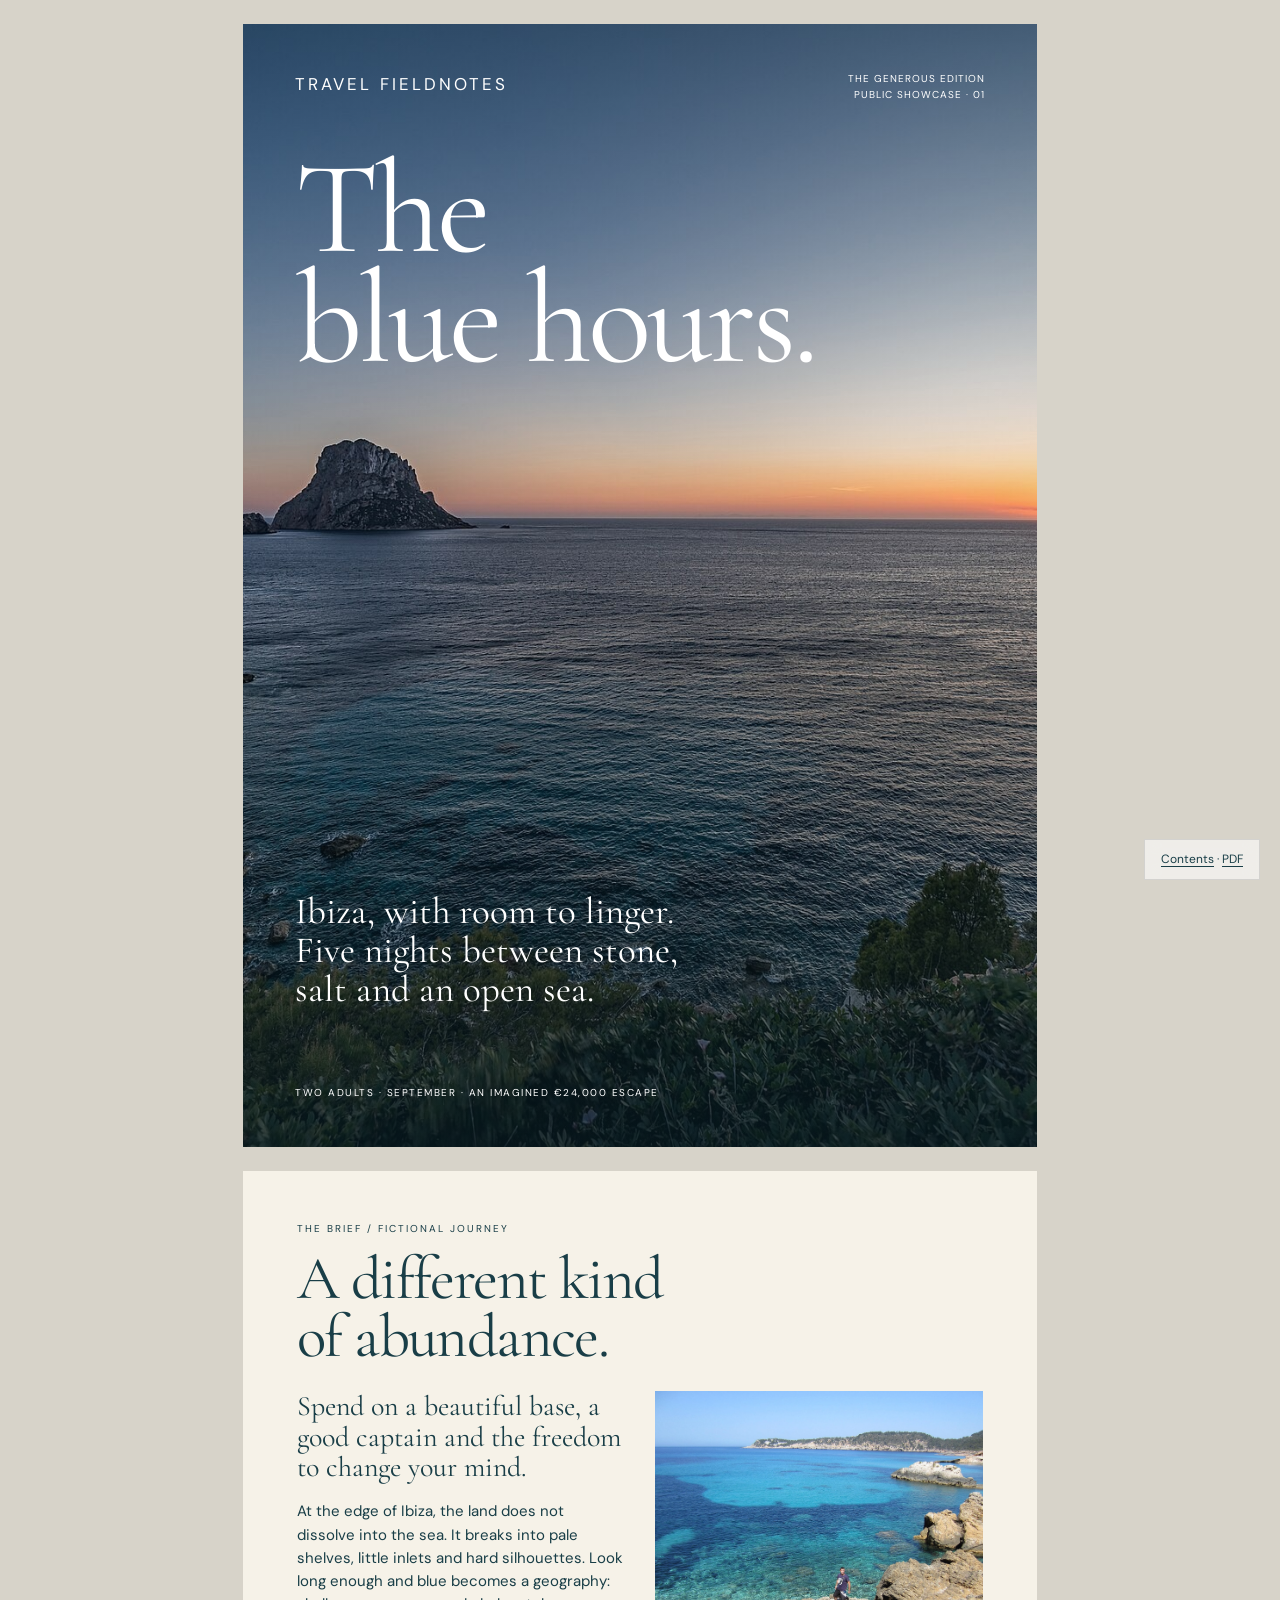
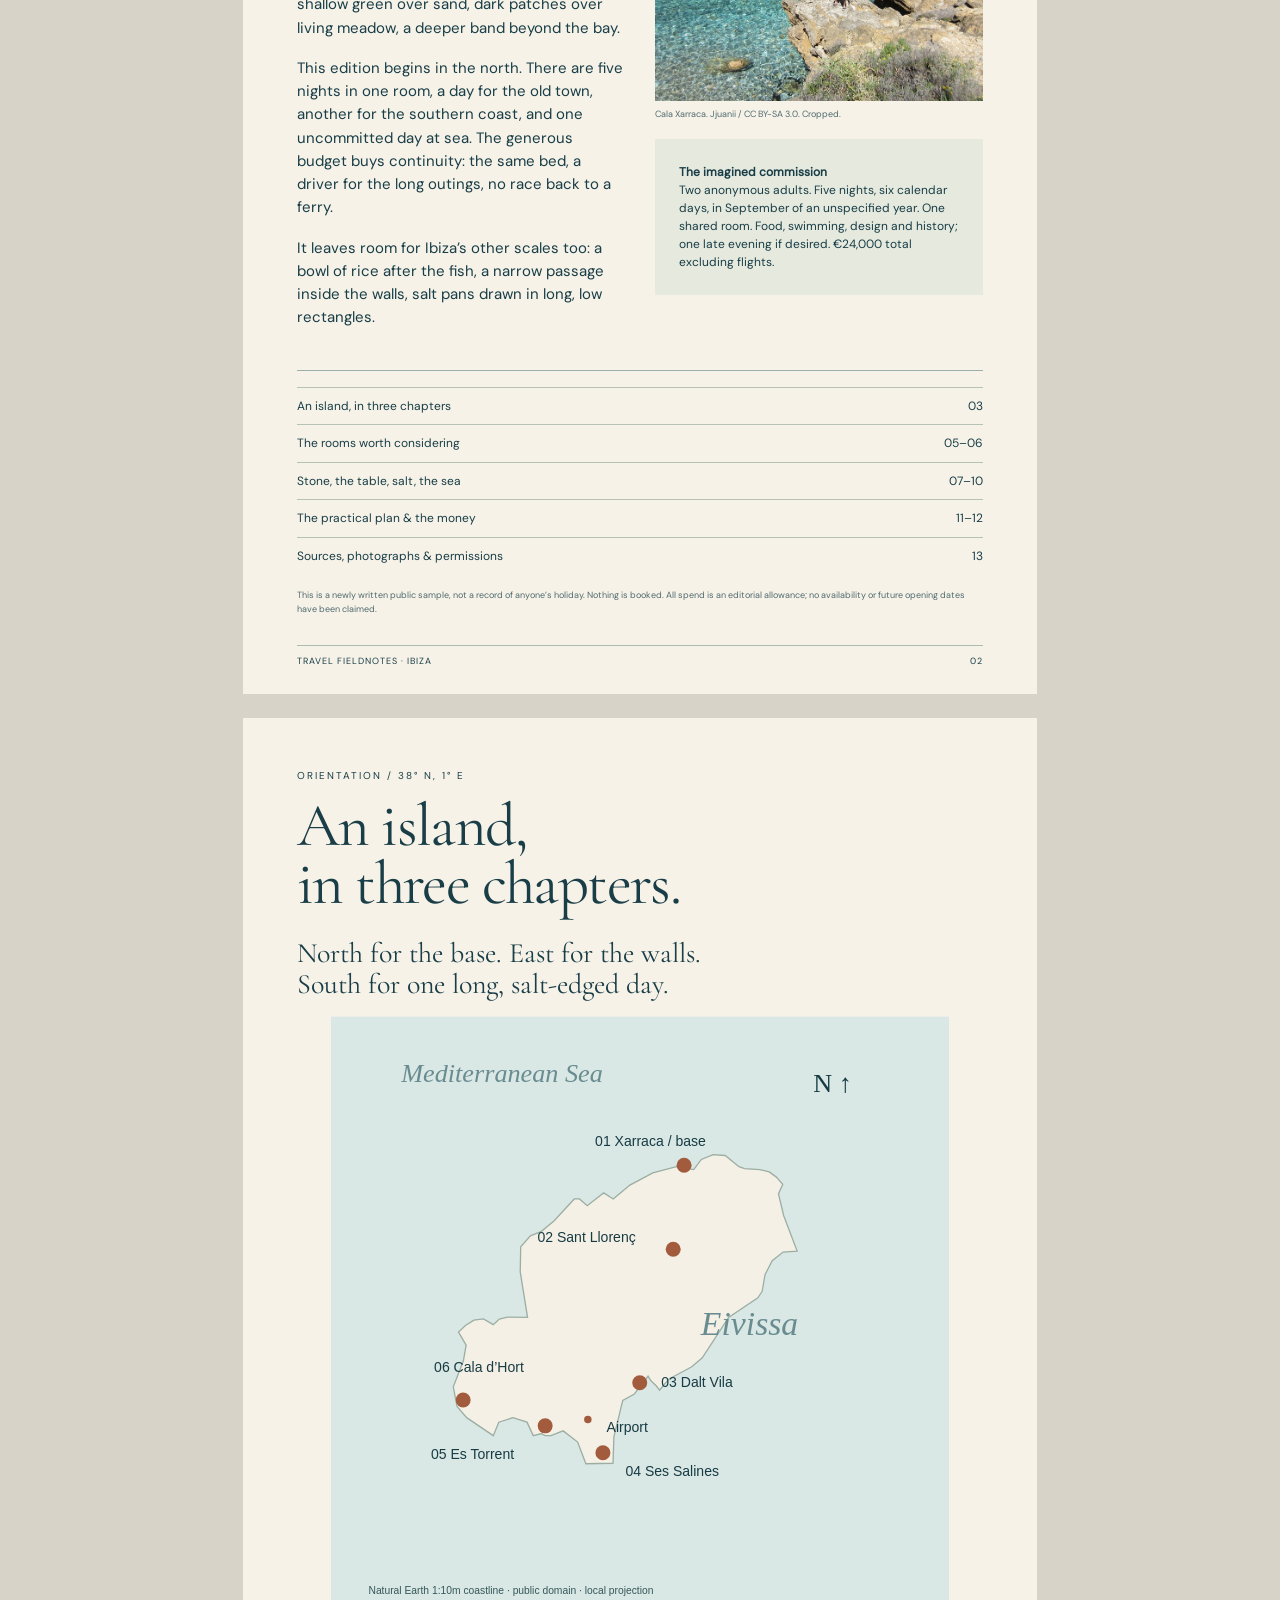
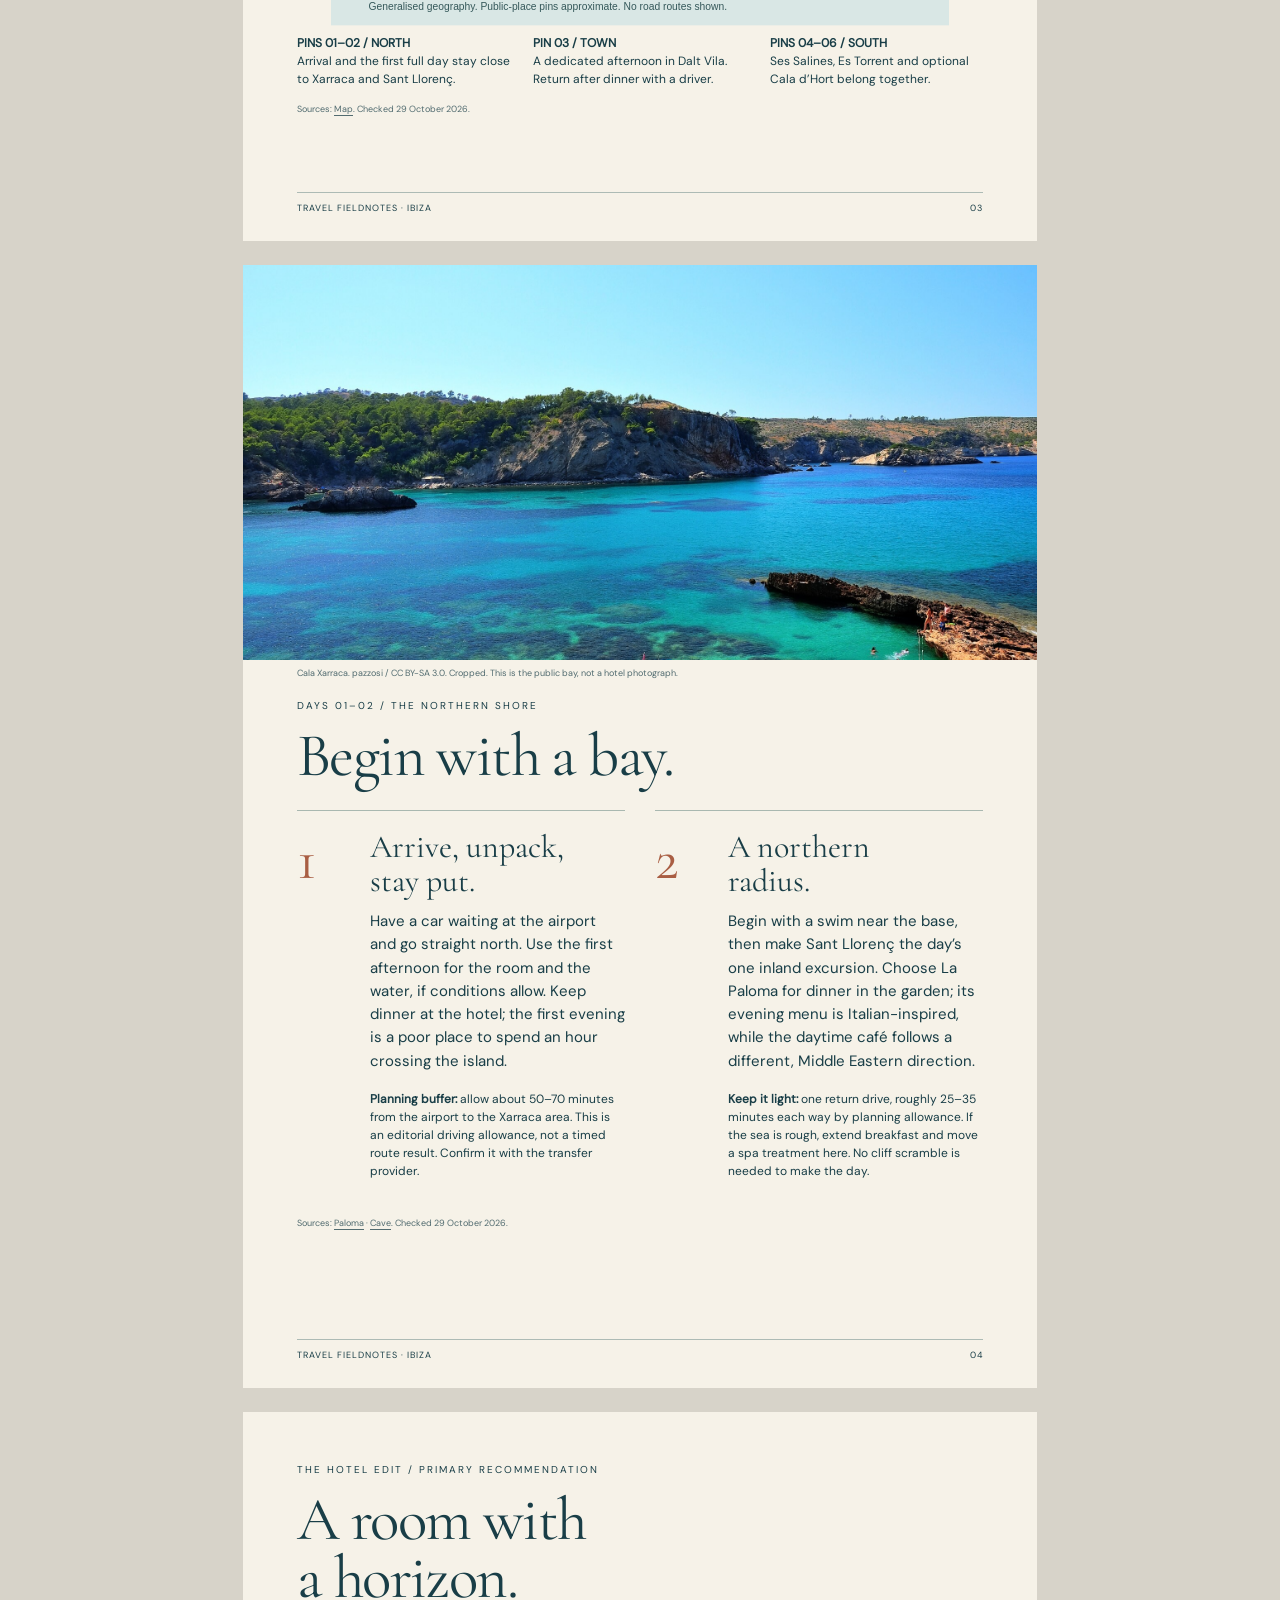
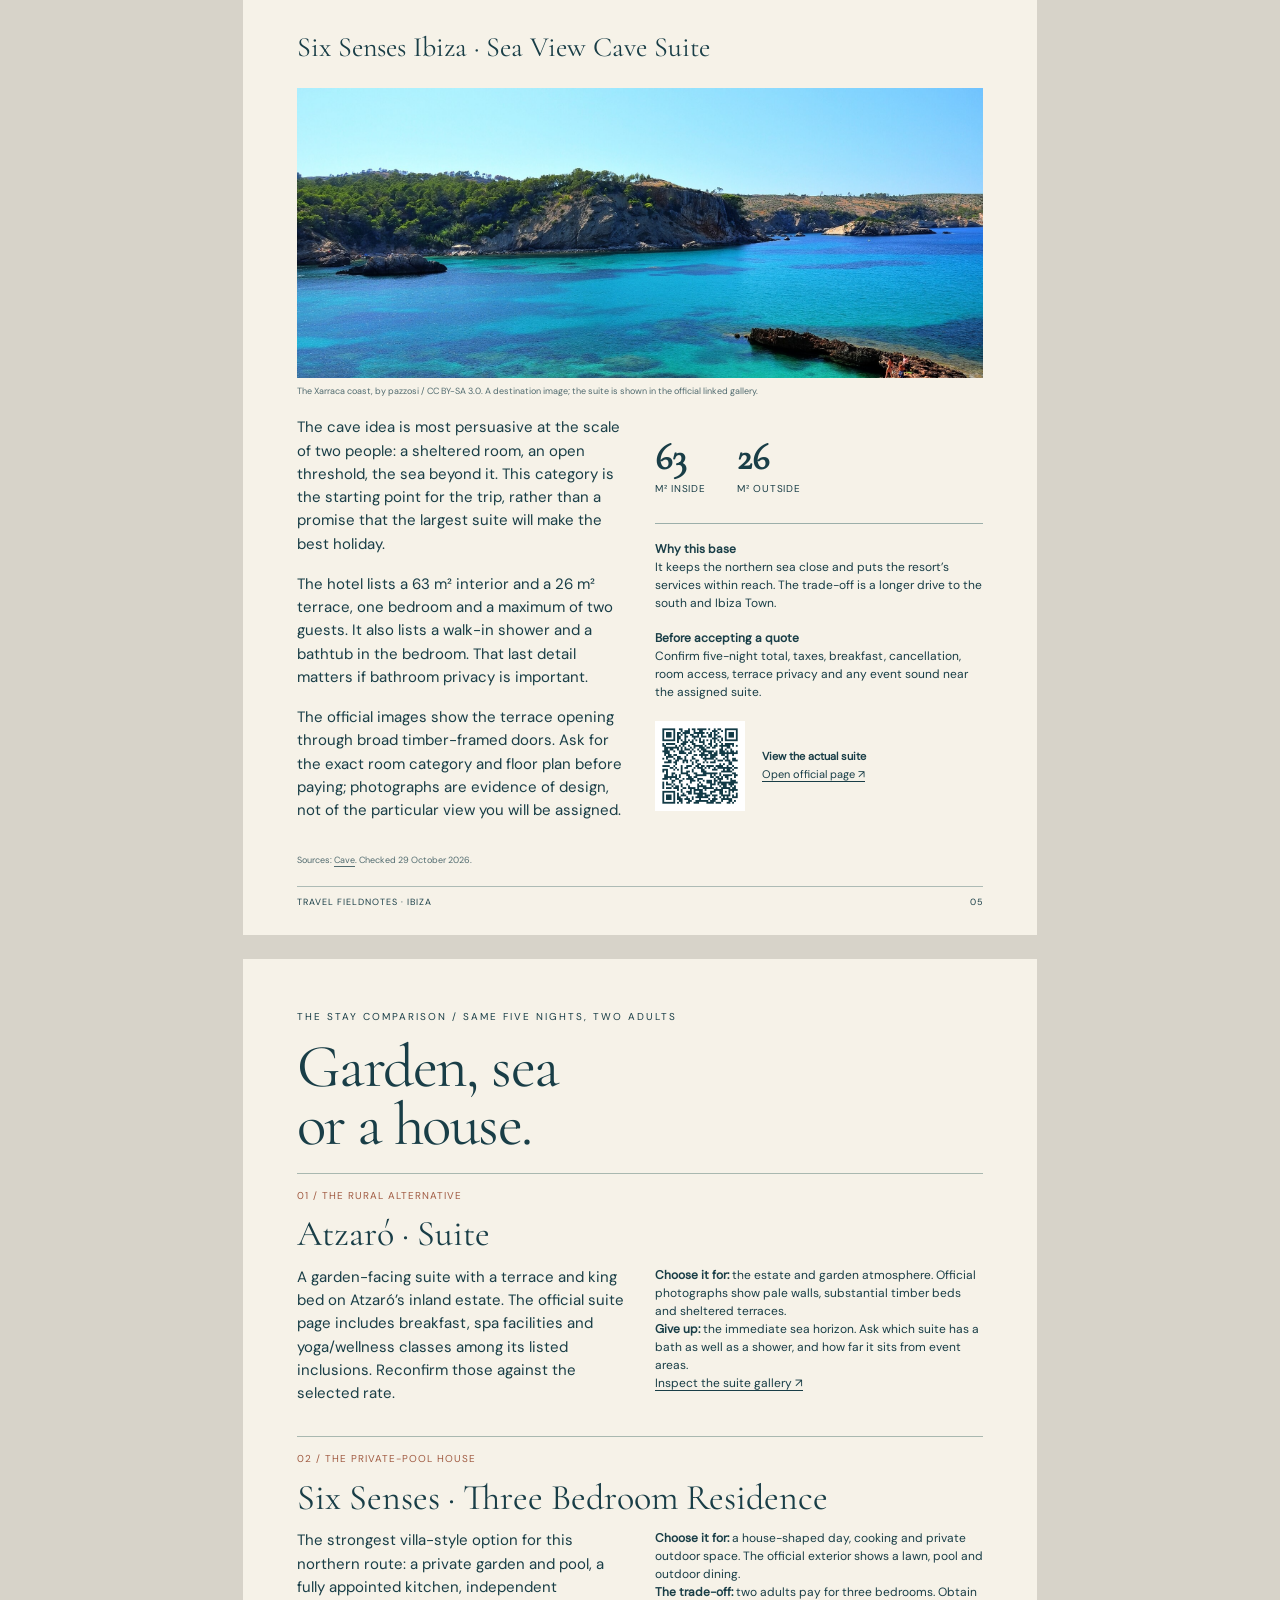
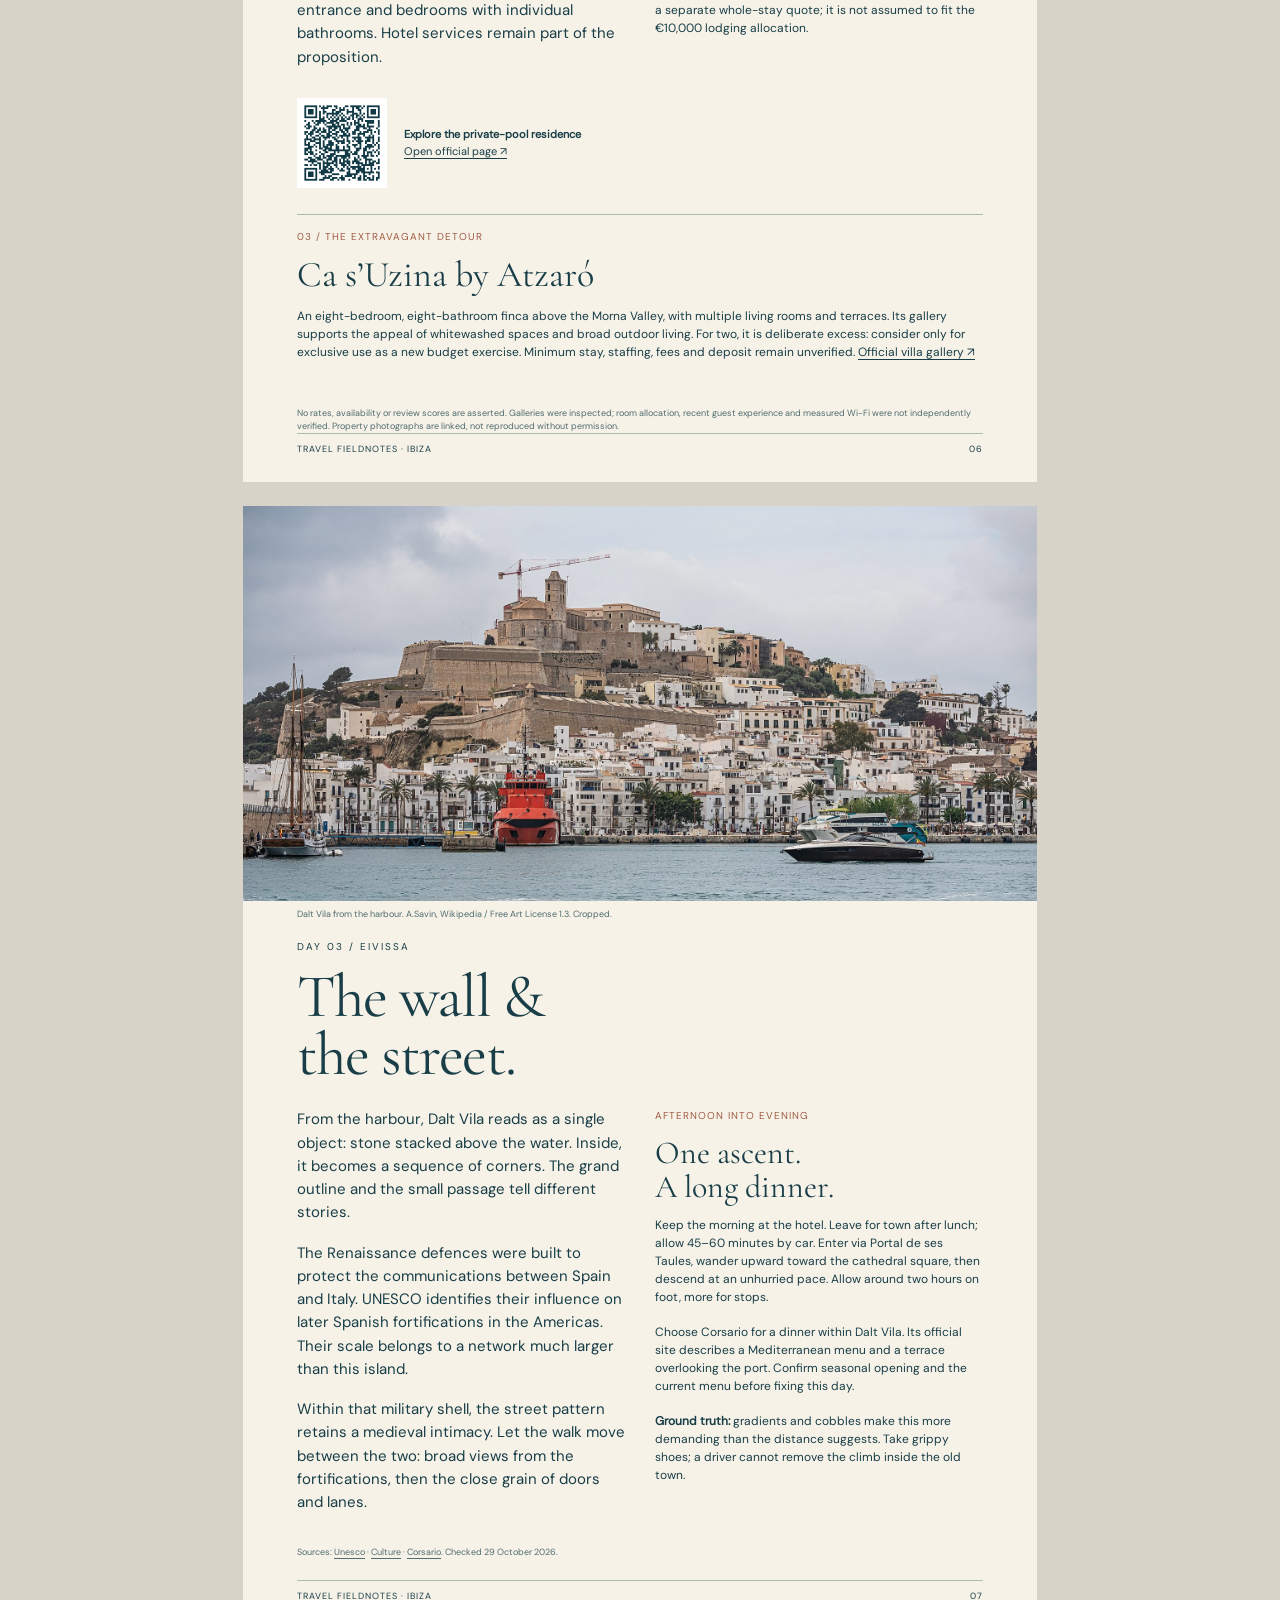
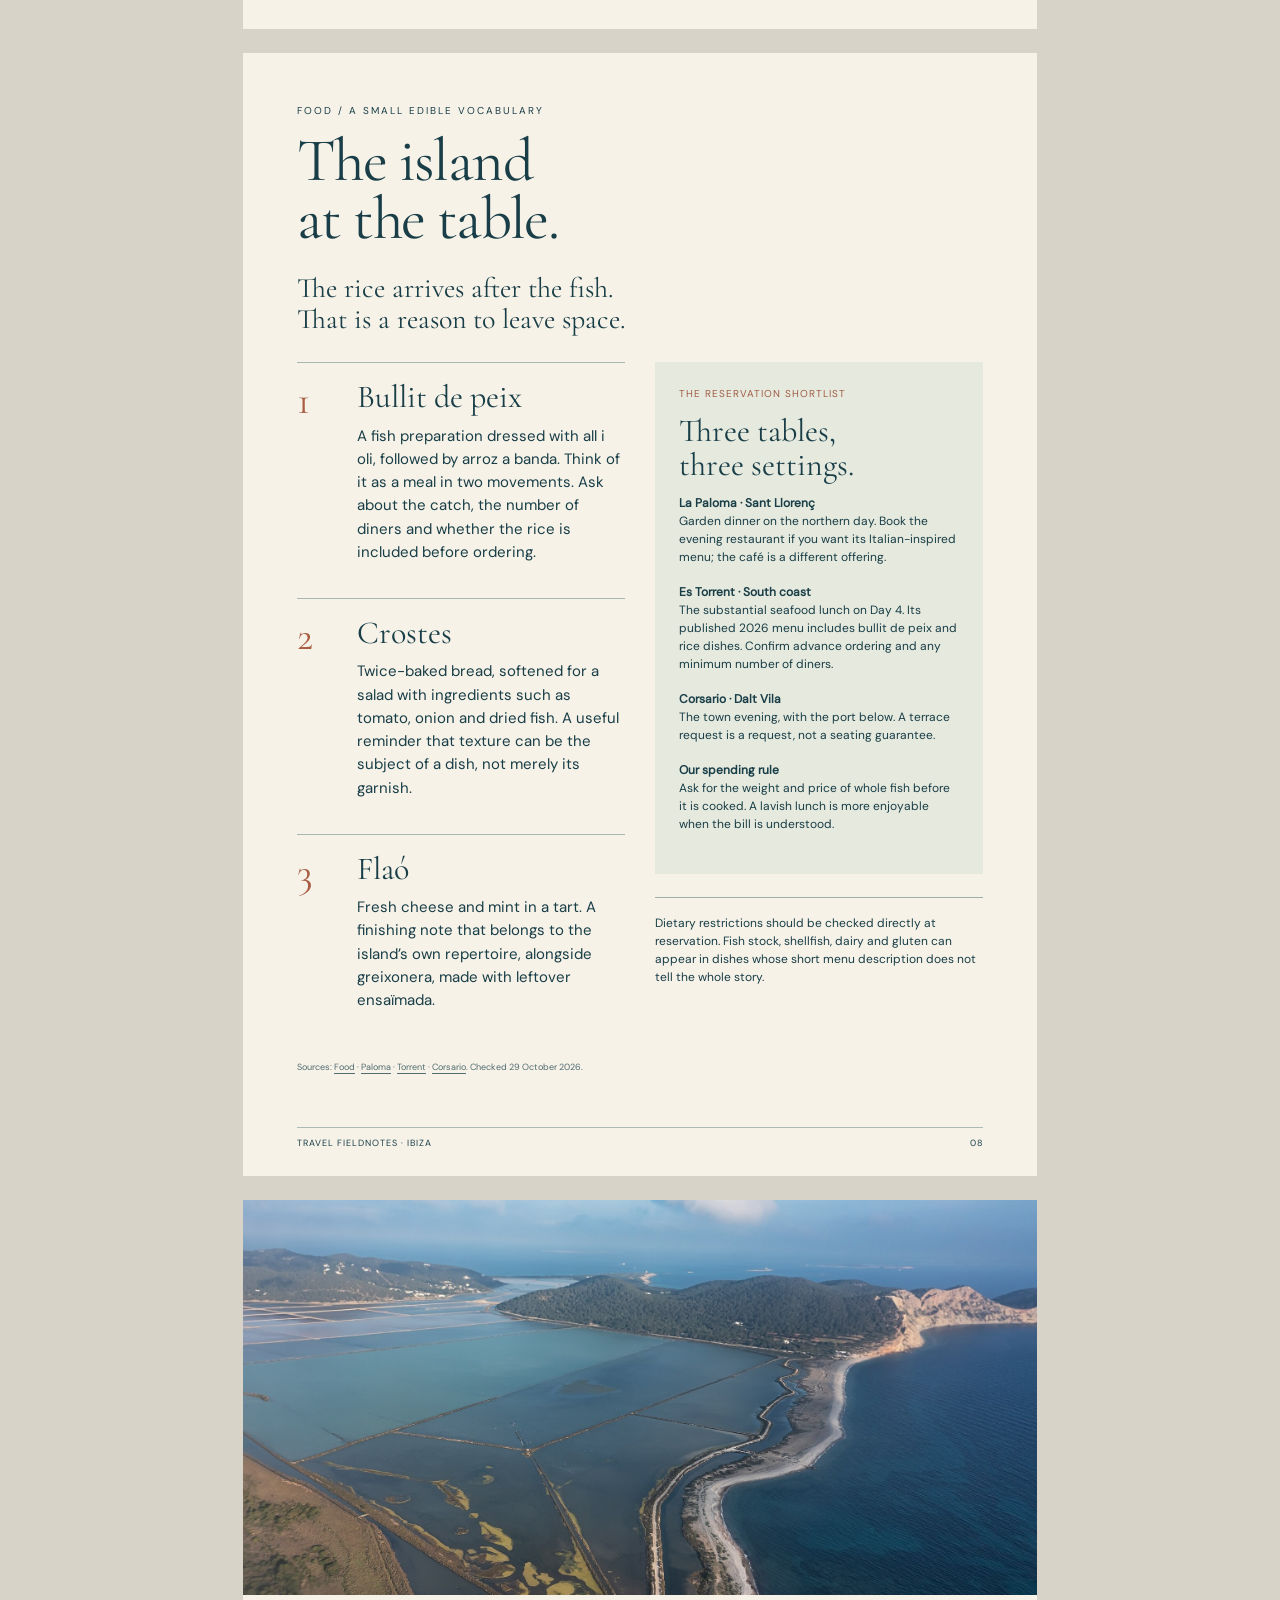
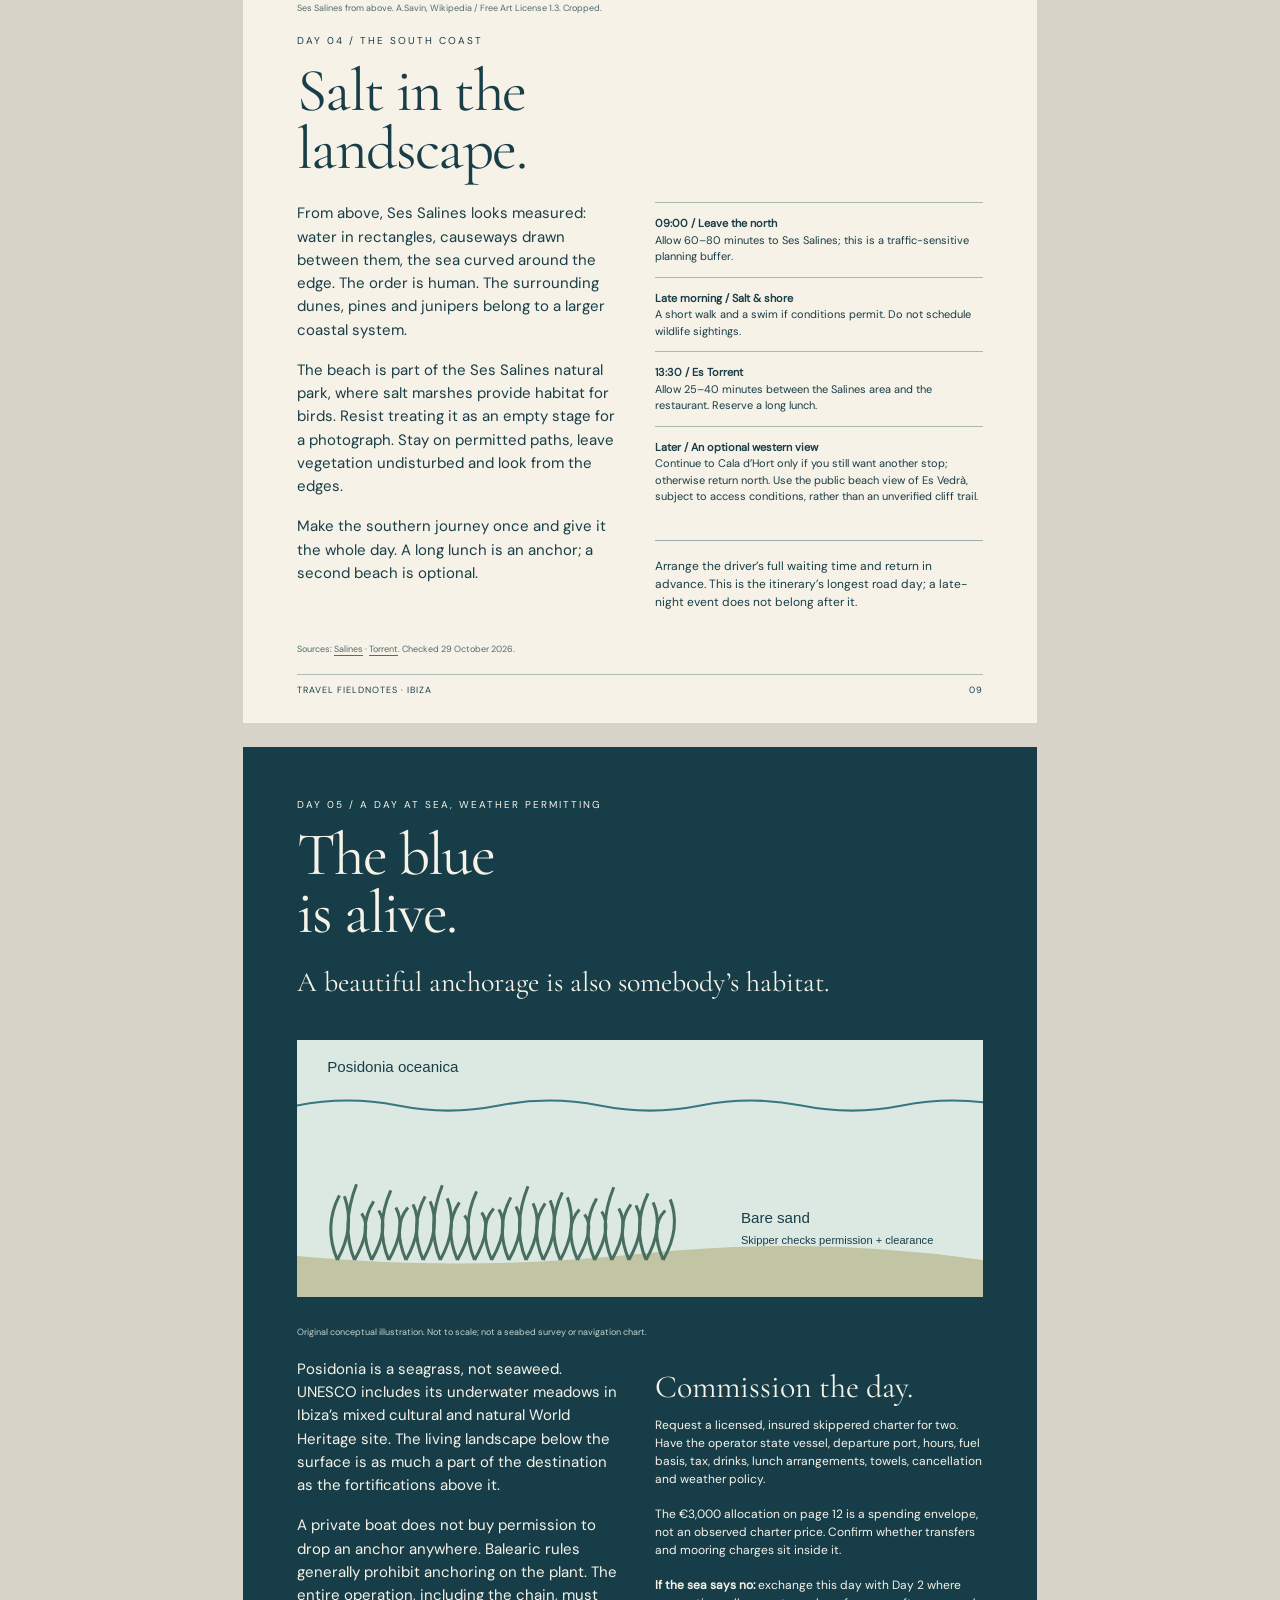
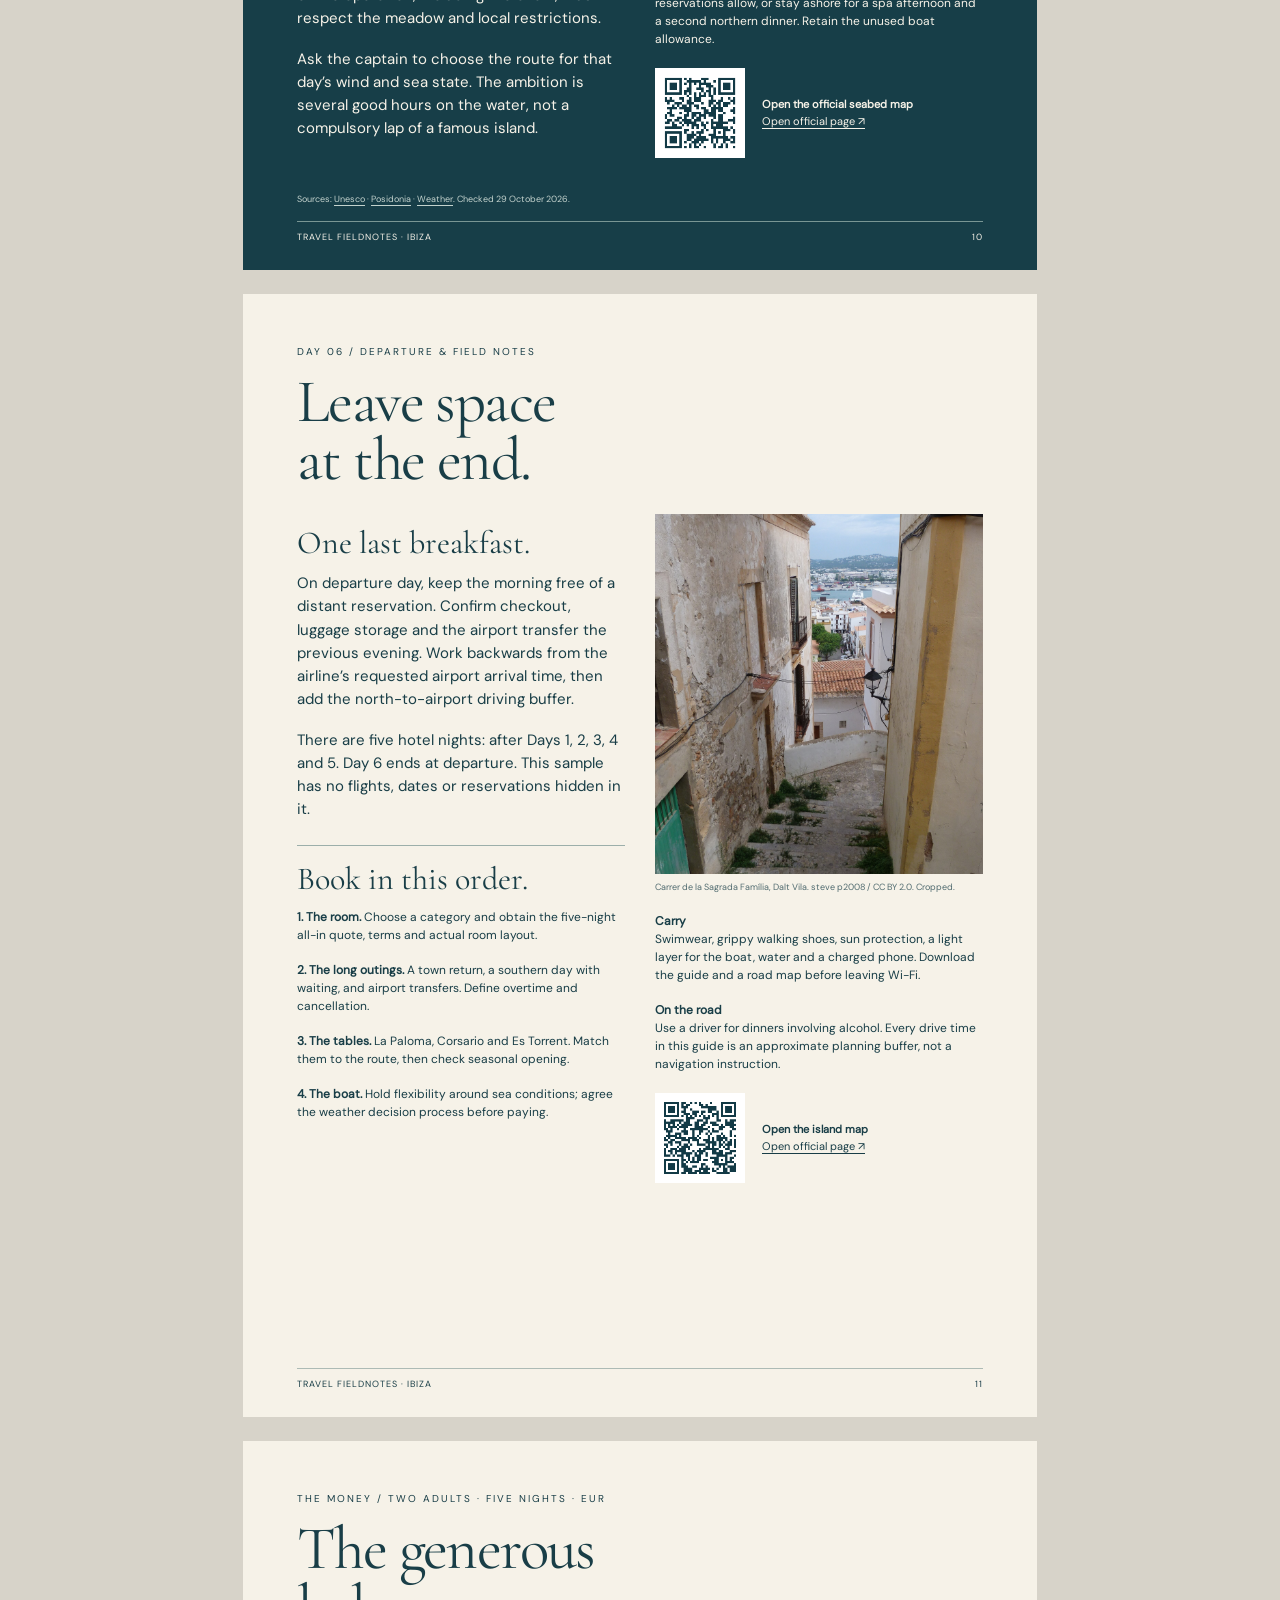
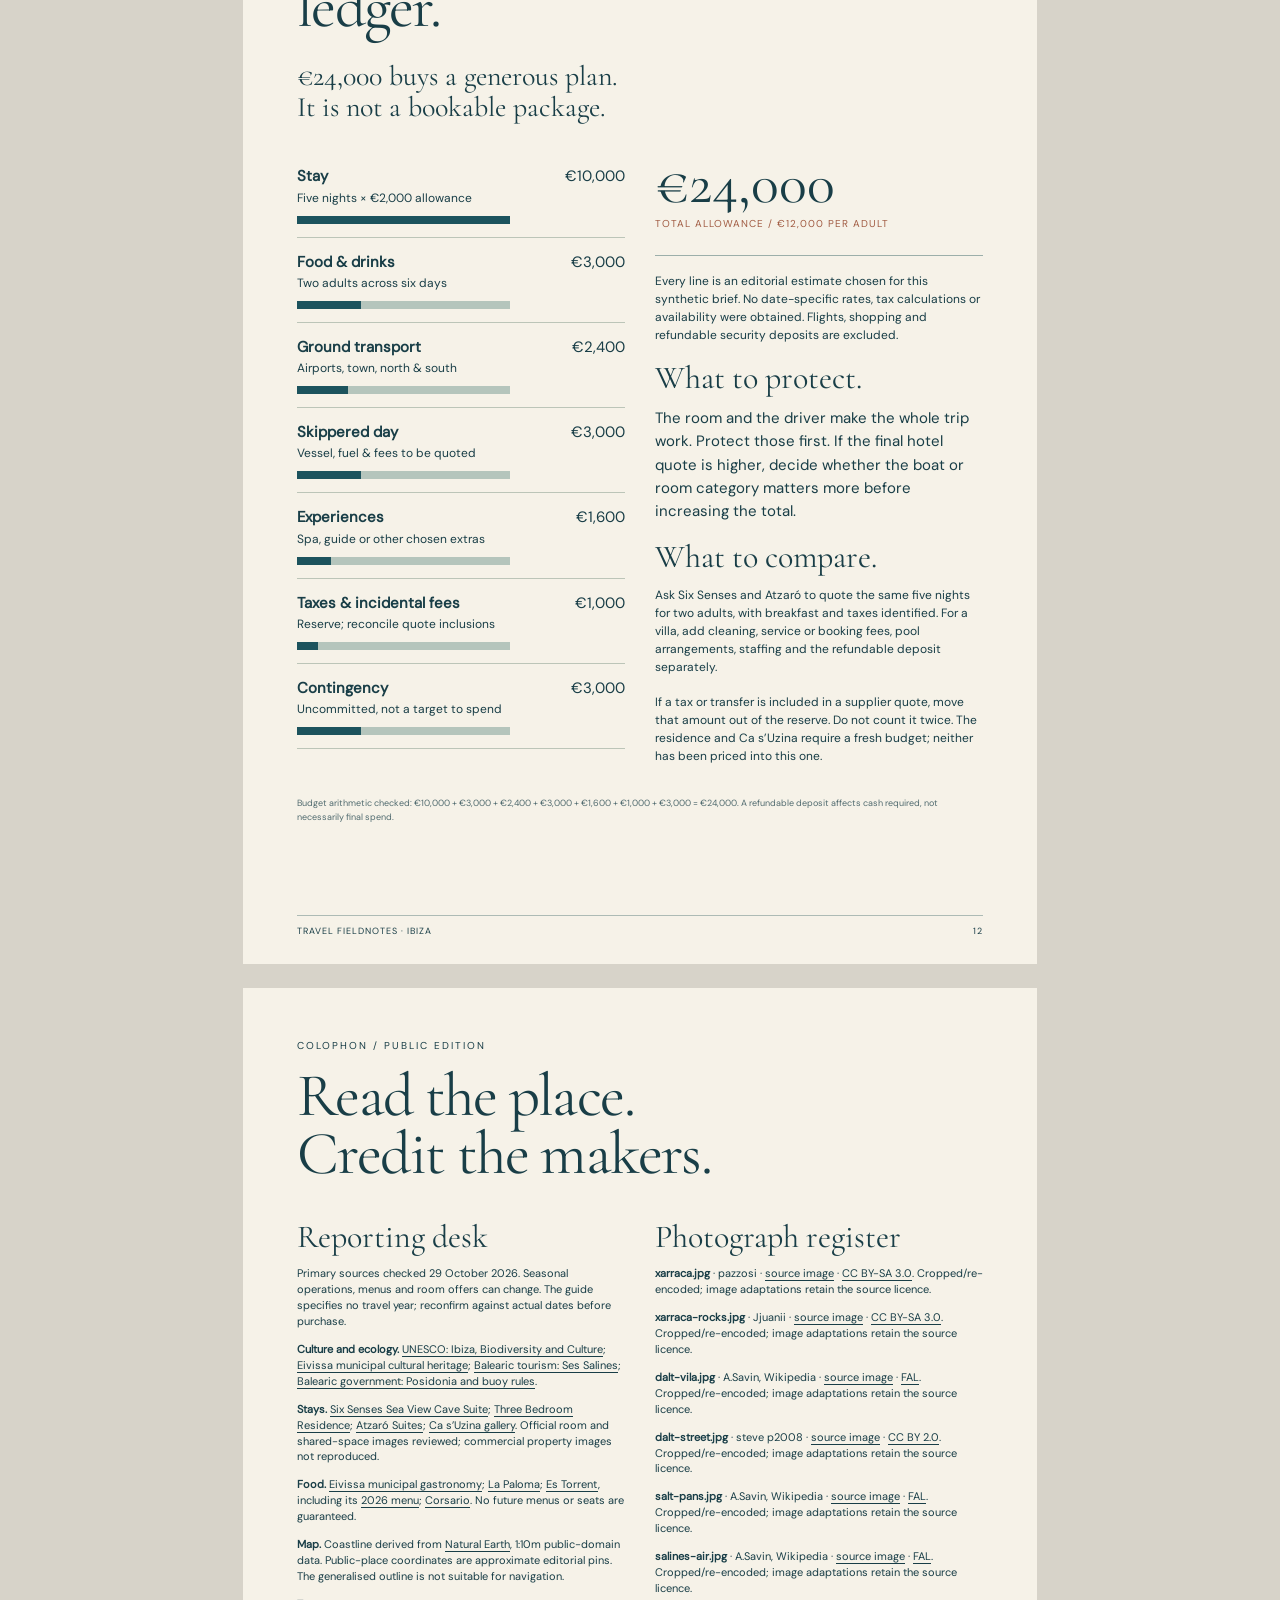
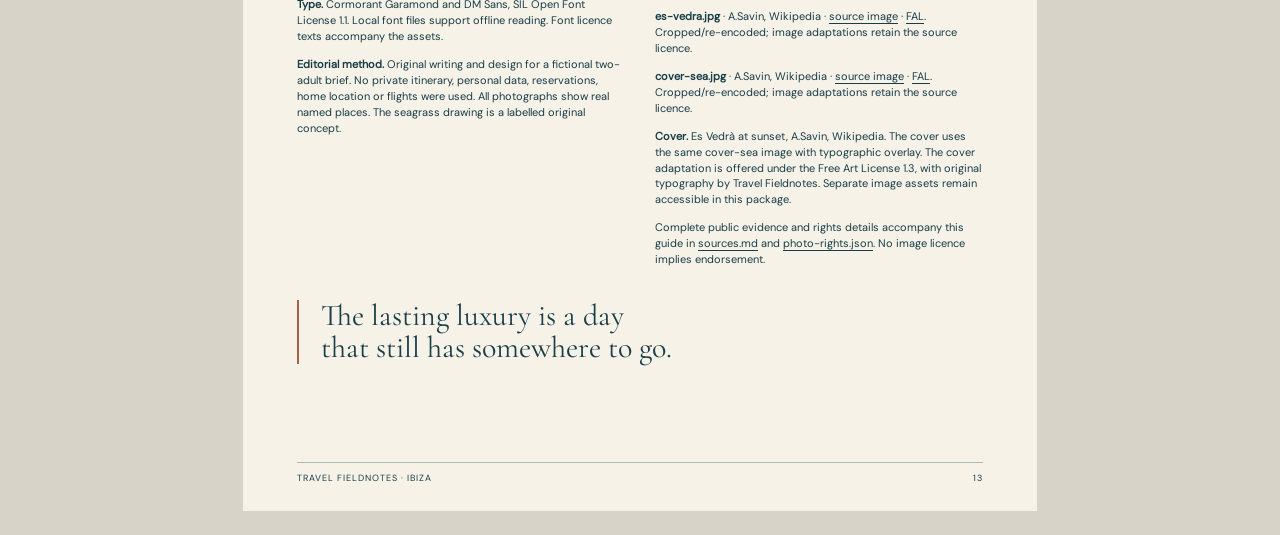
<file: docs/examples/ibiza/guide.html>
<!doctype html><html lang="en"><head><meta charset="utf-8"><meta name="viewport" content="width=device-width,initial-scale=1"><meta name="description" content="A fictional five-night Ibiza travel-magazine showcase, with a generous budget, real places and licensed photographs."><title>The blue hours · Ibiza · Travel Fieldnotes</title><style>@font-face{font-family:Cormorant;src:url(assets/serif.woff2)}@font-face{font-family:DM;src:url(assets/sans.woff2)}*{box-sizing:border-box}html{scroll-behavior:smooth}body{margin:0;background:#d7d3c9;color:#193e47;font-family:DM,Arial,sans-serif;font-size:15px;line-height:1.55}a{color:inherit;text-underline-offset:3px}p{margin:0 0 17px}h1,h2,h3,blockquote{font-family:Cormorant,Georgia,serif;font-weight:400;margin:0}h1{font-size:118px;line-height:.83;letter-spacing:-4px}h2{font-size:61px;line-height:.95;letter-spacing:-1.6px;margin:15px 0 24px}h3{font-size:32px;line-height:1.07;margin:12px 0}strong,b{font-weight:600}.page{width:794px;height:1123px;background:#f6f2e8;position:relative;margin:24px auto;padding:51px 54px 64px;break-after:page;overflow:visible}.kicker{text-transform:uppercase;font-size:10px;letter-spacing:2px;line-height:1.4}.folio{position:absolute;bottom:25px;left:54px;right:54px;border-top:1px solid #adbbb5;padding-top:9px;display:flex;justify-content:space-between;font-size:9px;letter-spacing:1px;text-transform:uppercase}.deck{font-family:Cormorant,Georgia,serif;font-size:28px;line-height:1.1}.cols{display:grid;grid-template-columns:1fr 1fr;gap:30px}.thirds{display:grid;grid-template-columns:repeat(3,1fr);gap:23px}.small{font-size:12px;line-height:1.5}.source{font-size:9px;line-height:1.5;margin-top:15px;color:#526c70}.photo{width:100%;object-fit:cover;display:block}.caption{font-size:9px;margin:7px 0 19px;line-height:1.4;color:#526c70}.rule{border-top:1px solid #9cafaa;padding-top:16px;margin-top:23px}.number{font-family:Cormorant,Georgia,serif;font-size:59px;line-height:1;color:#a95e43}.day{display:grid;grid-template-columns:53px 1fr;gap:20px;border-top:1px solid #a9b8b0;padding:19px 0 5px}.day h3{margin:0 0 12px}.tag{font-size:10px;text-transform:uppercase;letter-spacing:1px;color:#a15c43}.pull{font-size:38px;line-height:1.06;border-left:2px solid #ab6244;padding-left:22px;margin:28px 0}.qr{display:flex;align-items:center;gap:17px;font-size:11px;margin:20px 0}.qr img{width:90px;height:90px;background:#fff}.cover{padding:47px 52px;color:#fff;background:#173943}.cover .bg{position:absolute;inset:0;width:100%;height:100%;object-fit:cover;object-position:48% center}.shade{position:absolute;inset:0;background:linear-gradient(180deg,rgba(8,31,44,.3),transparent 48%,rgba(7,26,34,.75))}.cover .front{position:relative;height:100%}.brand{font-size:17px;letter-spacing:3px;text-transform:uppercase}.cover h1{margin-top:58px;font-size:132px}.cover .sub{position:absolute;bottom:90px;max-width:510px;font-family:Cormorant;font-size:37px;line-height:1.05}.cover .bottom{position:absolute;bottom:0;font-size:10px;letter-spacing:1.5px;text-transform:uppercase}.cover .issue{position:absolute;top:0;right:0;font-size:10px;text-align:right;letter-spacing:1px}.sea{background:#173e48;color:#f6f2e8}.sea .source,.sea .caption{color:#c3d2cd}.sea .folio{border-color:#799694}.contents a{display:flex;justify-content:space-between;padding:9px 0;border-top:1px solid #b8c1b6;text-decoration:none;font-size:12px}.inset{padding:24px;background:#e5e9de}.stay{border-top:1px solid #a9b8b0;padding:14px 0}.stay h3{font-size:36px}#p6 .qr{margin:12px 0}#p6 h2{margin-bottom:18px}.facts{display:flex;gap:32px;margin:23px 0}.facts b{display:block;font-family:Cormorant;font-size:37px;line-height:1}.facts span{font-size:10px;text-transform:uppercase;letter-spacing:.7px}.row{display:grid;grid-template-columns:1fr 95px;gap:20px;border-bottom:1px solid #bcc5b8;padding:13px 0}.row .amount{text-align:right;font-variant-numeric:tabular-nums}.bar{height:8px;background:#b5c5bc;margin-top:9px}.bar i{display:block;height:100%;background:#1c535d}.total{font-family:Cormorant;font-size:58px;line-height:1.1}.credits{font-size:11px;line-height:1.45}.credits p{margin-bottom:12px}.linklist{columns:2;column-gap:25px}.linklist p{break-inside:avoid}.dish{display:grid;grid-template-columns:44px 1fr;gap:16px;padding:17px 0;border-top:1px solid #a9b8b0}.dish h3{margin:0 0 10px}.timing{font-size:11px;line-height:1.5;padding:12px 0;border-top:1px solid #a9b8b0}.wide-photo{margin-left:-54px;width:794px}.top-photo{margin-top:-51px;height:395px}.strip{height:245px}.map{width:100%;height:610px;object-fit:contain}.nav{position:fixed;z-index:10;right:20px;bottom:20px;padding:10px 16px;background:#fff9;border:1px solid #8884;font-size:12px;backdrop-filter:blur(8px)}@page{size:A4;margin:0}@media print{body{background:#fff}.page{margin:0;width:210mm;height:297mm;padding:13.5mm 14.3mm 17mm;box-shadow:none}.nav{display:none}.wide-photo{margin-left:-14.3mm;width:210mm}.top-photo{margin-top:-13.5mm}a{text-decoration:none}.page:last-child{break-after:auto}}@media screen and (max-width:820px){body{background:#f6f2e8}.page{width:100%;height:auto;min-height:100vh;margin:0;padding:38px 26px 80px;overflow:hidden}.page+.page{border-top:1px solid #b7c3b8}.cover{height:100svh;min-height:720px}.cover h1{font-size:100px}.cover .sub{font-size:32px;bottom:100px}.cover .issue{top:34px;left:0;right:auto;text-align:left}.cover h1{margin-top:90px}.cols,.thirds{grid-template-columns:1fr;gap:24px}h2{font-size:52px}.wide-photo{width:calc(100% + 52px);margin-left:-26px}.top-photo{margin-top:-38px;height:330px}.folio{left:26px;right:26px}.map{height:auto}.facts{gap:25px}.linklist{columns:1}.nav{right:9px;bottom:9px}.credits{font-size:12px}.source,.caption{font-size:10px}}</style></head><body><nav class="nav"><a href="#p2">Contents</a> · <a href="guide.pdf">PDF</a></nav><section class="page cover" id="p1" aria-label="Cover: The blue hours"><img class="bg" src="assets/cover-sea.jpg" alt="Es Vedrà and Ibiza’s rocky coast at sunset"><div class="shade"></div><div class="front"><div class="brand">Travel Fieldnotes</div><div class="issue">THE GENEROUS EDITION<br>PUBLIC SHOWCASE · 01</div><h1>The<br>blue hours.</h1><div class="sub">Ibiza, with room to linger.<br>Five nights between stone,<br>salt and an open sea.</div><div class="bottom">Two adults · September · An imagined €24,000 escape</div></div></section><section class="page " id="p2" aria-label="Page 2: A different kind of abundance"><div class="kicker">The brief / Fictional journey</div><h2>A different kind<br>of abundance.</h2><div class="cols"><div><p class="deck">Spend on a beautiful base, a good captain and the freedom to change your mind.</p><p>At the edge of Ibiza, the land does not dissolve into the sea. It breaks into pale shelves, little inlets and hard silhouettes. Look long enough and blue becomes a geography: shallow green over sand, dark patches over living meadow, a deeper band beyond the bay.</p><p>This edition begins in the north. There are five nights in one room, a day for the old town, another for the southern coast, and one uncommitted day at sea. The generous budget buys continuity: the same bed, a driver for the long outings, no race back to a ferry.</p><p>It leaves room for Ibiza’s other scales too: a bowl of rice after the fish, a narrow passage inside the walls, salt pans drawn in long, low rectangles.</p></div><div><img class="photo" style="height:310px" src="assets/xarraca-rocks.jpg" alt="Rocky shore and clear water at Cala Xarraca"><p class="caption">Cala Xarraca. Jjuanii / CC BY-SA 3.0. Cropped.</p><div class="inset small"><b>The imagined commission</b><br>Two anonymous adults. Five nights, six calendar days, in September of an unspecified year. One shared room. Food, swimming, design and history; one late evening if desired. €24,000 total excluding flights.</div></div></div><div class="contents rule"><a href="#p3">An island, in three chapters <span>03</span></a><a href="#p5">The rooms worth considering <span>05–06</span></a><a href="#p7">Stone, the table, salt, the sea <span>07–10</span></a><a href="#p11">The practical plan & the money <span>11–12</span></a><a href="#p13">Sources, photographs & permissions <span>13</span></a></div><div class="source">This is a newly written public sample, not a record of anyone’s holiday. Nothing is booked. All spend is an editorial allowance; no availability or future opening dates have been claimed.</div><footer class="folio"><span>Travel Fieldnotes · Ibiza</span><span>02</span></footer></section><section class="page " id="p3" aria-label="Page 3: An island in three chapters"><div class="kicker">Orientation / 38° N, 1° E</div><h2>An island,<br>in three chapters.</h2><p class="deck">North for the base. East for the walls.<br>South for one long, salt-edged day.</p><img class="map" src="assets/island-map.svg" alt="Actual geographic outline of Ibiza with seven labelled public destinations"><div class="thirds small"><div><b>PINS 01–02 / NORTH</b><br>Arrival and the first full day stay close to Xarraca and Sant Llorenç.</div><div><b>PIN 03 / TOWN</b><br>A dedicated afternoon in Dalt Vila. Return after dinner with a driver.</div><div><b>PINS 04–06 / SOUTH</b><br>Ses Salines, Es Torrent and optional Cala d’Hort belong together.</div></div><div class="source">Sources: <a href="https://www.openstreetmap.org/#map=11/38.9900/1.4300">Map</a>. Checked 29 October 2026.</div><footer class="folio"><span>Travel Fieldnotes · Ibiza</span><span>03</span></footer></section><section class="page " id="p4" aria-label="Page 4: The north"><img class="photo wide-photo top-photo" src="assets/xarraca.jpg" alt="Turquoise water and wooded coastline at Cala Xarraca"><p class="caption">Cala Xarraca. pazzosi / CC BY-SA 3.0. Cropped. This is the public bay, not a hotel photograph.</p><div class="kicker">Days 01–02 / The northern shore</div><h2>Begin with a bay.</h2><div class="cols"><div class="day"><span class="number">1</span><div><h3>Arrive, unpack,<br>stay put.</h3><p>Have a car waiting at the airport and go straight north. Use the first afternoon for the room and the water, if conditions allow. Keep dinner at the hotel; the first evening is a poor place to spend an hour crossing the island.</p><p class="small"><b>Planning buffer:</b> allow about 50–70 minutes from the airport to the Xarraca area. This is an editorial driving allowance, not a timed route result. Confirm it with the transfer provider.</p></div></div><div class="day"><span class="number">2</span><div><h3>A northern<br>radius.</h3><p>Begin with a swim near the base, then make Sant Llorenç the day’s one inland excursion. Choose La Paloma for dinner in the garden; its evening menu is Italian-inspired, while the daytime café follows a different, Middle Eastern direction.</p><p class="small"><b>Keep it light:</b> one return drive, roughly 25–35 minutes each way by planning allowance. If the sea is rough, extend breakfast and move a spa treatment here. No cliff scramble is needed to make the day.</p></div></div></div><div class="source">Sources: <a href="https://palomaibiza.com/">Paloma</a> · <a href="https://www.sixsenses.com/en/hotels-resorts/europe/spain/ibiza/accommodation/sea-view-cave-suite/">Cave</a>. Checked 29 October 2026.</div><footer class="folio"><span>Travel Fieldnotes · Ibiza</span><span>04</span></footer></section><section class="page " id="p5" aria-label="Page 5: A room with a horizon"><div class="kicker">The hotel edit / Primary recommendation</div><h2>A room with<br>a horizon.</h2><p class="deck">Six Senses Ibiza · Sea View Cave Suite</p><img class="photo" style="height:290px;margin-top:25px" src="assets/xarraca.jpg" alt="The sea at Cala Xarraca, the northern landscape near the proposed base"><p class="caption">The Xarraca coast, by pazzosi / CC BY-SA 3.0. A destination image; the suite is shown in the official linked gallery.</p><div class="cols"><div><p>The cave idea is most persuasive at the scale of two people: a sheltered room, an open threshold, the sea beyond it. This category is the starting point for the trip, rather than a promise that the largest suite will make the best holiday.</p><p>The hotel lists a 63 m² interior and a 26 m² terrace, one bedroom and a maximum of two guests. It also lists a walk-in shower and a bathtub in the bedroom. That last detail matters if bathroom privacy is important.</p><p>The official images show the terrace opening through broad timber-framed doors. Ask for the exact room category and floor plan before paying; photographs are evidence of design, not of the particular view you will be assigned.</p></div><div><div class="facts"><div><b>63</b><span>m² inside</span></div><div><b>26</b><span>m² outside</span></div></div><div class="rule small"><b>Why this base</b><p>It keeps the northern sea close and puts the resort’s services within reach. The trade-off is a longer drive to the south and Ibiza Town.</p><b>Before accepting a quote</b><p>Confirm five-night total, taxes, breakfast, cancellation, room access, terrace privacy and any event sound near the assigned suite.</p></div><div class="qr"><img src="assets/qr-cave.png" alt="QR link to View the actual suite"><div><b>View the actual suite</b><br><a href="https://www.sixsenses.com/en/hotels-resorts/europe/spain/ibiza/accommodation/sea-view-cave-suite/">Open official page ↗</a></div></div></div></div><div class="source">Sources: <a href="https://www.sixsenses.com/en/hotels-resorts/europe/spain/ibiza/accommodation/sea-view-cave-suite/">Cave</a>. Checked 29 October 2026.</div><footer class="folio"><span>Travel Fieldnotes · Ibiza</span><span>05</span></footer></section><section class="page " id="p6" aria-label="Page 6: Three ways to stay"><div class="kicker">The stay comparison / Same five nights, two adults</div><h2>Garden, sea<br>or a house.</h2><div class="stay"><div class="tag">01 / The rural alternative</div><h3>Atzaró · Suite</h3><div class="cols"><p>A garden-facing suite with a terrace and king bed on Atzaró’s inland estate. The official suite page includes breakfast, spa facilities and yoga/wellness classes among its listed inclusions. Reconfirm those against the selected rate.</p><p class="small"><b>Choose it for:</b> the estate and garden atmosphere. Official photographs show pale walls, substantial timber beds and sheltered terraces.<br><b>Give up:</b> the immediate sea horizon. Ask which suite has a bath as well as a shower, and how far it sits from event areas.<br><a href="https://atzaro.com/ibiza-accommodation/suites/">Inspect the suite gallery ↗</a></p></div></div><div class="stay"><div class="tag">02 / The private-pool house</div><h3>Six Senses · Three Bedroom Residence</h3><div class="cols"><p>The strongest villa-style option for this northern route: a private garden and pool, a fully appointed kitchen, independent entrance and bedrooms with individual bathrooms. Hotel services remain part of the proposition.</p><p class="small"><b>Choose it for:</b> a house-shaped day, cooking and private outdoor space. The official exterior shows a lawn, pool and outdoor dining.<br><b>The trade-off:</b> two adults pay for three bedrooms. Obtain a separate whole-stay quote; it is not assumed to fit the €10,000 lodging allocation.</p></div><div class="qr"><img src="assets/qr-residence.png" alt="QR link to Explore the private-pool residence"><div><b>Explore the private-pool residence</b><br><a href="https://www.sixsenses.com/en/hotels-resorts/europe/spain/ibiza/accommodation/three-bedroom-residence/">Open official page ↗</a></div></div></div><div class="stay"><div class="tag">03 / The extravagant detour</div><h3>Ca s’Uzina by Atzaró</h3><p class="small">An eight-bedroom, eight-bathroom finca above the Morna Valley, with multiple living rooms and terraces. Its gallery supports the appeal of whitewashed spaces and broad outdoor living. For two, it is deliberate excess: consider only for exclusive use as a new budget exercise. Minimum stay, staffing, fees and deposit remain unverified. <a href="https://casuzinabyatzaro.com/gallery/">Official villa gallery ↗</a></p></div><div class="source">No rates, availability or review scores are asserted. Galleries were inspected; room allocation, recent guest experience and measured Wi-Fi were not independently verified. Property photographs are linked, not reproduced without permission.</div><footer class="folio"><span>Travel Fieldnotes · Ibiza</span><span>06</span></footer></section><section class="page " id="p7" aria-label="Page 7: The wall and the street"><img class="photo wide-photo top-photo" src="assets/dalt-vila.jpg" alt="Dalt Vila rising above the harbour of Ibiza Town"><p class="caption">Dalt Vila from the harbour. A.Savin, Wikipedia / Free Art License 1.3. Cropped.</p><div class="kicker">Day 03 / Eivissa</div><h2>The wall &<br>the street.</h2><div class="cols"><div><p>From the harbour, Dalt Vila reads as a single object: stone stacked above the water. Inside, it becomes a sequence of corners. The grand outline and the small passage tell different stories.</p><p>The Renaissance defences were built to protect the communications between Spain and Italy. UNESCO identifies their influence on later Spanish fortifications in the Americas. Their scale belongs to a network much larger than this island.</p><p>Within that military shell, the street pattern retains a medieval intimacy. Let the walk move between the two: broad views from the fortifications, then the close grain of doors and lanes.</p></div><div><div class="tag">Afternoon into evening</div><h3>One ascent.<br>A long dinner.</h3><p class="small">Keep the morning at the hotel. Leave for town after lunch; allow 45–60 minutes by car. Enter via Portal de ses Taules, wander upward toward the cathedral square, then descend at an unhurried pace. Allow around two hours on foot, more for stops.</p><p class="small">Choose Corsario for a dinner within Dalt Vila. Its official site describes a Mediterranean menu and a terrace overlooking the port. Confirm seasonal opening and the current menu before fixing this day.</p><p class="small"><b>Ground truth:</b> gradients and cobbles make this more demanding than the distance suggests. Take grippy shoes; a driver cannot remove the climb inside the old town.</p></div></div><div class="source">Sources: <a href="https://whc.unesco.org/en/list/417/">Unesco</a> · <a href="https://turismo.eivissa.es/es/bienes-culturales">Culture</a> · <a href="https://www.corsarioibiza.com/">Corsario</a>. Checked 29 October 2026.</div><footer class="folio"><span>Travel Fieldnotes · Ibiza</span><span>07</span></footer></section><section class="page " id="p8" aria-label="Page 8: The island at the table"><div class="kicker">Food / A small edible vocabulary</div><h2>The island<br>at the table.</h2><p class="deck">The rice arrives after the fish.<br>That is a reason to leave space.</p><div class="cols" style="margin-top:28px"><div><div class="dish"><span class="number" style="font-size:40px">1</span><div><h3>Bullit de peix</h3><p>A fish preparation dressed with all i oli, followed by arroz a banda. Think of it as a meal in two movements. Ask about the catch, the number of diners and whether the rice is included before ordering.</p></div></div><div class="dish"><span class="number" style="font-size:40px">2</span><div><h3>Crostes</h3><p>Twice-baked bread, softened for a salad with ingredients such as tomato, onion and dried fish. A useful reminder that texture can be the subject of a dish, not merely its garnish.</p></div></div><div class="dish"><span class="number" style="font-size:40px">3</span><div><h3>Flaó</h3><p>Fresh cheese and mint in a tart. A finishing note that belongs to the island’s own repertoire, alongside greixonera, made with leftover ensaïmada.</p></div></div></div><div><div class="inset"><div class="tag">The reservation shortlist</div><h3>Three tables,<br>three settings.</h3><p class="small"><b>La Paloma · Sant Llorenç</b><br>Garden dinner on the northern day. Book the evening restaurant if you want its Italian-inspired menu; the café is a different offering.</p><p class="small"><b>Es Torrent · South coast</b><br>The substantial seafood lunch on Day 4. Its published 2026 menu includes bullit de peix and rice dishes. Confirm advance ordering and any minimum number of diners.</p><p class="small"><b>Corsario · Dalt Vila</b><br>The town evening, with the port below. A terrace request is a request, not a seating guarantee.</p><p class="small"><b>Our spending rule</b><br>Ask for the weight and price of whole fish before it is cooked. A lavish lunch is more enjoyable when the bill is understood.</p></div><p class="small rule">Dietary restrictions should be checked directly at reservation. Fish stock, shellfish, dairy and gluten can appear in dishes whose short menu description does not tell the whole story.</p></div></div><div class="source">Sources: <a href="https://turismo.eivissa.es/es/gastronom%C3%ADa">Food</a> · <a href="https://palomaibiza.com/">Paloma</a> · <a href="https://www.estorrent.net/en/">Torrent</a> · <a href="https://www.corsarioibiza.com/">Corsario</a>. Checked 29 October 2026.</div><footer class="folio"><span>Travel Fieldnotes · Ibiza</span><span>08</span></footer></section><section class="page " id="p9" aria-label="Page 9: Salt in the landscape"><img class="photo wide-photo top-photo" src="assets/salines-air.jpg" alt="Aerial view of the salt pans and southern coastline of Ibiza"><p class="caption">Ses Salines from above. A.Savin, Wikipedia / Free Art License 1.3. Cropped.</p><div class="kicker">Day 04 / The south coast</div><h2>Salt in the<br>landscape.</h2><div class="cols"><div><p>From above, Ses Salines looks measured: water in rectangles, causeways drawn between them, the sea curved around the edge. The order is human. The surrounding dunes, pines and junipers belong to a larger coastal system.</p><p>The beach is part of the Ses Salines natural park, where salt marshes provide habitat for birds. Resist treating it as an empty stage for a photograph. Stay on permitted paths, leave vegetation undisturbed and look from the edges.</p><p>Make the southern journey once and give it the whole day. A long lunch is an anchor; a second beach is optional.</p></div><div><div class="timing"><b>09:00 / Leave the north</b><br>Allow 60–80 minutes to Ses Salines; this is a traffic-sensitive planning buffer.</div><div class="timing"><b>Late morning / Salt & shore</b><br>A short walk and a swim if conditions permit. Do not schedule wildlife sightings.</div><div class="timing"><b>13:30 / Es Torrent</b><br>Allow 25–40 minutes between the Salines area and the restaurant. Reserve a long lunch.</div><div class="timing"><b>Later / An optional western view</b><br>Continue to Cala d’Hort only if you still want another stop; otherwise return north. Use the public beach view of Es Vedrà, subject to access conditions, rather than an unverified cliff trail.</div><p class="small rule">Arrange the driver’s full waiting time and return in advance. This is the itinerary’s longest road day; a late-night event does not belong after it.</p></div></div><div class="source">Sources: <a href="https://www.illesbalears.travel/en/ibiza/beach-ses-salines">Salines</a> · <a href="https://www.estorrent.net/en/">Torrent</a>. Checked 29 October 2026.</div><footer class="folio"><span>Travel Fieldnotes · Ibiza</span><span>09</span></footer></section><section class="page sea" id="p10" aria-label="Page 10: The blue is alive"><div class="kicker">Day 05 / A day at sea, weather permitting</div><h2>The blue<br>is alive.</h2><p class="deck">A beautiful anchorage is also somebody’s habitat.</p><svg viewBox="0 0 680 255" style="width:100%;margin:25px 0 15px" role="img" aria-label="Conceptual section of sea showing seagrass meadow and sand; not a navigation chart"><rect width="680" height="255" fill="#dce8e2"/><path d="M0 65 Q50 55 100 65 T200 65 T300 65 T400 65 T500 65 T600 65 T700 65" fill="none" stroke="#387780" stroke-width="2"/><path d="M0 214 Q170 230 340 212 T680 218 L680 255H0Z" fill="#c2c5a4"/><g stroke="#476e5f" stroke-width="3" fill="none"><path d="M40 218 Q26 185 42 154 M40 218 Q58 186 47 155"/><path d="M57 218 Q43 185 59 143 M57 218 Q75 186 64 172"/><path d="M74 218 Q60 185 76 160 M74 218 Q92 186 81 169"/><path d="M91 218 Q77 185 93 149 M91 218 Q109 186 98 166"/><path d="M108 218 Q94 185 110 166 M108 218 Q126 186 115 163"/><path d="M125 218 Q111 185 127 155 M125 218 Q143 186 132 160"/><path d="M142 218 Q128 185 144 144 M142 218 Q160 186 149 157"/><path d="M159 218 Q145 185 161 161 M159 218 Q177 186 166 174"/><path d="M176 218 Q162 185 178 150 M176 218 Q194 186 183 171"/><path d="M193 218 Q179 185 195 167 M193 218 Q211 186 200 168"/><path d="M210 218 Q196 185 212 156 M210 218 Q228 186 217 165"/><path d="M227 218 Q213 185 229 145 M227 218 Q245 186 234 162"/><path d="M244 218 Q230 185 246 162 M244 218 Q262 186 251 159"/><path d="M261 218 Q247 185 263 151 M261 218 Q279 186 268 156"/><path d="M278 218 Q264 185 280 168 M278 218 Q296 186 285 173"/><path d="M295 218 Q281 185 297 157 M295 218 Q313 186 302 170"/><path d="M312 218 Q298 185 314 146 M312 218 Q330 186 319 167"/><path d="M329 218 Q315 185 331 163 M329 218 Q347 186 336 164"/><path d="M346 218 Q332 185 348 152 M346 218 Q364 186 353 161"/><path d="M363 218 Q349 185 365 169 M363 218 Q381 186 370 158"/></g><text x="30" y="32" fill="#193e47" font-size="15" font-family="sans-serif">Posidonia oceanica</text><text x="440" y="181" fill="#193e47" font-size="15" font-family="sans-serif">Bare sand</text><text x="440" y="202" fill="#193e47" font-size="11" font-family="sans-serif">Skipper checks permission + clearance</text></svg><p class="caption">Original conceptual illustration. Not to scale; not a seabed survey or navigation chart.</p><div class="cols"><div><p>Posidonia is a seagrass, not seaweed. UNESCO includes its underwater meadows in Ibiza’s mixed cultural and natural World Heritage site. The living landscape below the surface is as much a part of the destination as the fortifications above it.</p><p>A private boat does not buy permission to drop an anchor anywhere. Balearic rules generally prohibit anchoring on the plant. The entire operation, including the chain, must respect the meadow and local restrictions.</p><p>Ask the captain to choose the route for that day’s wind and sea state. The ambition is several good hours on the water, not a compulsory lap of a famous island.</p></div><div><h3>Commission the day.</h3><p class="small">Request a licensed, insured skippered charter for two. Have the operator state vessel, departure port, hours, fuel basis, tax, drinks, lunch arrangements, towels, cancellation and weather policy.</p><p class="small">The €3,000 allocation on page 12 is a spending envelope, not an observed charter price. Confirm whether transfers and mooring charges sit inside it.</p><p class="small"><b>If the sea says no:</b> exchange this day with Day 2 where reservations allow, or stay ashore for a spa afternoon and a second northern dinner. Retain the unused boat allowance.</p><div class="qr"><img src="assets/qr-seabed.png" alt="QR link to Open the official seabed map"><div><b>Open the official seabed map</b><br><a href="https://ideib.caib.es/posidonia/">Open official page ↗</a></div></div></div></div><div class="source">Sources: <a href="https://whc.unesco.org/en/list/417/">Unesco</a> · <a href="https://www.caib.es/sites/cuidamposidonia/es/normativa_de_aplicacian_en_los_campos_de_boyas_regulados/">Posidonia</a> · <a href="https://www.aemet.es/en/eltiempo/prediccion/maritima">Weather</a>. Checked 29 October 2026.</div><footer class="folio"><span>Travel Fieldnotes · Ibiza</span><span>10</span></footer></section><section class="page " id="p11" aria-label="Page 11: The small practical page"><div class="kicker">Day 06 / Departure & field notes</div><h2>Leave space<br>at the end.</h2><div class="cols"><div><h3>One last breakfast.</h3><p>On departure day, keep the morning free of a distant reservation. Confirm checkout, luggage storage and the airport transfer the previous evening. Work backwards from the airline’s requested airport arrival time, then add the north-to-airport driving buffer.</p><p>There are five hotel nights: after Days 1, 2, 3, 4 and 5. Day 6 ends at departure. This sample has no flights, dates or reservations hidden in it.</p><h3 class="rule">Book in this order.</h3><p class="small"><b>1. The room.</b> Choose a category and obtain the five-night all-in quote, terms and actual room layout.</p><p class="small"><b>2. The long outings.</b> A town return, a southern day with waiting, and airport transfers. Define overtime and cancellation.</p><p class="small"><b>3. The tables.</b> La Paloma, Corsario and Es Torrent. Match them to the route, then check seasonal opening.</p><p class="small"><b>4. The boat.</b> Hold flexibility around sea conditions; agree the weather decision process before paying.</p></div><div><img class="photo" style="height:360px" src="assets/dalt-street.jpg" alt="Narrow residential passage in Dalt Vila"><p class="caption">Carrer de la Sagrada Família, Dalt Vila. steve p2008 / CC BY 2.0. Cropped.</p><div class="small"><b>Carry</b><p>Swimwear, grippy walking shoes, sun protection, a light layer for the boat, water and a charged phone. Download the guide and a road map before leaving Wi-Fi.</p><b>On the road</b><p>Use a driver for dinners involving alcohol. Every drive time in this guide is an approximate planning buffer, not a navigation instruction.</p></div><div class="qr"><img src="assets/qr-map.png" alt="QR link to Open the island map"><div><b>Open the island map</b><br><a href="https://www.openstreetmap.org/#map=11/38.9900/1.4300">Open official page ↗</a></div></div></div></div><footer class="folio"><span>Travel Fieldnotes · Ibiza</span><span>11</span></footer></section><section class="page " id="p12" aria-label="Page 12: The generous ledger"><div class="kicker">The money / Two adults · Five nights · EUR</div><h2>The generous<br>ledger.</h2><p class="deck">€24,000 buys a generous plan.<br>It is not a bookable package.</p><div class="cols" style="margin-top:30px"><div><div class="row"><div><b>Stay</b><div class="small">Five nights × €2,000 allowance</div><div class="bar"><i style="width:100.0%"></i></div></div><div class="amount">€10,000</div></div><div class="row"><div><b>Food & drinks</b><div class="small">Two adults across six days</div><div class="bar"><i style="width:30.0%"></i></div></div><div class="amount">€3,000</div></div><div class="row"><div><b>Ground transport</b><div class="small">Airports, town, north & south</div><div class="bar"><i style="width:24.0%"></i></div></div><div class="amount">€2,400</div></div><div class="row"><div><b>Skippered day</b><div class="small">Vessel, fuel & fees to be quoted</div><div class="bar"><i style="width:30.0%"></i></div></div><div class="amount">€3,000</div></div><div class="row"><div><b>Experiences</b><div class="small">Spa, guide or other chosen extras</div><div class="bar"><i style="width:16.0%"></i></div></div><div class="amount">€1,600</div></div><div class="row"><div><b>Taxes & incidental fees</b><div class="small">Reserve; reconcile quote inclusions</div><div class="bar"><i style="width:10.0%"></i></div></div><div class="amount">€1,000</div></div><div class="row"><div><b>Contingency</b><div class="small">Uncommitted, not a target to spend</div><div class="bar"><i style="width:30.0%"></i></div></div><div class="amount">€3,000</div></div></div><div><div class="total">€24,000</div><div class="tag">Total allowance / €12,000 per adult</div><p class="small rule">Every line is an editorial estimate chosen for this synthetic brief. No date-specific rates, tax calculations or availability were obtained. Flights, shopping and refundable security deposits are excluded.</p><h3>What to protect.</h3><p>The room and the driver make the whole trip work. Protect those first. If the final hotel quote is higher, decide whether the boat or room category matters more before increasing the total.</p><h3>What to compare.</h3><p class="small">Ask Six Senses and Atzaró to quote the same five nights for two adults, with breakfast and taxes identified. For a villa, add cleaning, service or booking fees, pool arrangements, staffing and the refundable deposit separately.</p><p class="small">If a tax or transfer is included in a supplier quote, move that amount out of the reserve. Do not count it twice. The residence and Ca s’Uzina require a fresh budget; neither has been priced into this one.</p></div></div><div class="source">Budget arithmetic checked: €10,000 + €3,000 + €2,400 + €3,000 + €1,600 + €1,000 + €3,000 = €24,000. A refundable deposit affects cash required, not necessarily final spend.</div><footer class="folio"><span>Travel Fieldnotes · Ibiza</span><span>12</span></footer></section><section class="page " id="p13" aria-label="Page 13: Colophon and sources"><div class="kicker">Colophon / Public edition</div><h2>Read the place.<br>Credit the makers.</h2><div class="cols credits"><div><h3>Reporting desk</h3><p>Primary sources checked 29 October 2026. Seasonal operations, menus and room offers can change. The guide specifies no travel year; reconfirm against actual dates before purchase.</p><p><b>Culture and ecology.</b> <a href="https://whc.unesco.org/en/list/417/">UNESCO: Ibiza, Biodiversity and Culture</a>; <a href="https://turismo.eivissa.es/es/bienes-culturales">Eivissa municipal cultural heritage</a>; <a href="https://www.illesbalears.travel/en/ibiza/beach-ses-salines">Balearic tourism: Ses Salines</a>; <a href="https://www.caib.es/sites/cuidamposidonia/es/normativa_de_aplicacian_en_los_campos_de_boyas_regulados/">Balearic government: Posidonia and buoy rules</a>.</p><p><b>Stays.</b> <a href="https://www.sixsenses.com/en/hotels-resorts/europe/spain/ibiza/accommodation/sea-view-cave-suite/">Six Senses Sea View Cave Suite</a>; <a href="https://www.sixsenses.com/en/hotels-resorts/europe/spain/ibiza/accommodation/three-bedroom-residence/">Three Bedroom Residence</a>; <a href="https://atzaro.com/ibiza-accommodation/suites/">Atzaró Suites</a>; <a href="https://casuzinabyatzaro.com/gallery/">Ca s’Uzina gallery</a>. Official room and shared-space images reviewed; commercial property images not reproduced.</p><p><b>Food.</b> <a href="https://turismo.eivissa.es/es/gastronom%C3%ADa">Eivissa municipal gastronomy</a>; <a href="https://palomaibiza.com/">La Paloma</a>; <a href="https://www.estorrent.net/en/">Es Torrent</a>, including its <a href="https://www.estorrent.net/wp-content/uploads/2026/06/MENU-ING-2026.pdf">2026 menu</a>; <a href="https://www.corsarioibiza.com/">Corsario</a>. No future menus or seats are guaranteed.</p><p><b>Map.</b> Coastline derived from <a href="https://www.naturalearthdata.com/about/terms-of-use/">Natural Earth</a>, 1:10m public-domain data. Public-place coordinates are approximate editorial pins. The generalised outline is not suitable for navigation.</p><p><b>Type.</b> Cormorant Garamond and DM Sans, SIL Open Font License 1.1. Local font files support offline reading. Font licence texts accompany the assets.</p><p><b>Editorial method.</b> Original writing and design for a fictional two-adult brief. No private itinerary, personal data, reservations, home location or flights were used. All photographs show real named places. The seagrass drawing is a labelled original concept.</p></div><div><h3>Photograph register</h3><p><b>xarraca.jpg</b> · pazzosi · <a href="https://commons.wikimedia.org/wiki/File:Cala_Xarraca_-_panoramio.jpg">source image</a> · <a href="https://creativecommons.org/licenses/by-sa/3.0">CC BY-SA 3.0</a>. Cropped/re-encoded; image adaptations retain the source licence.</p><p><b>xarraca-rocks.jpg</b> · Jjuanii · <a href="https://commons.wikimedia.org/wiki/File:Cala_xarraca.JPG">source image</a> · <a href="https://creativecommons.org/licenses/by-sa/3.0">CC BY-SA 3.0</a>. Cropped/re-encoded; image adaptations retain the source licence.</p><p><b>dalt-vila.jpg</b> · A.Savin, Wikipedia · <a href="https://commons.wikimedia.org/wiki/File:Ibiza_City_Dalt_Vila_from_seaport_asv2023-04.jpg">source image</a> · <a href="http://artlibre.org/licence/lal/en">FAL</a>. Cropped/re-encoded; image adaptations retain the source licence.</p><p><b>dalt-street.jpg</b> · steve p2008 · <a href="https://commons.wikimedia.org/wiki/File:Street_in_Dalt_Vila,_Ibiza_(36586059300).jpg">source image</a> · <a href="https://creativecommons.org/licenses/by/2.0">CC BY 2.0</a>. Cropped/re-encoded; image adaptations retain the source licence.</p><p><b>salt-pans.jpg</b> · A.Savin, Wikipedia · <a href="https://commons.wikimedia.org/wiki/File:Ibiza_Ses_Salines_asv2023-04_img3.jpg">source image</a> · <a href="http://artlibre.org/licence/lal/en">FAL</a>. Cropped/re-encoded; image adaptations retain the source licence.</p><p><b>salines-air.jpg</b> · A.Savin, Wikipedia · <a href="https://commons.wikimedia.org/wiki/File:Ibiza_Ses_Salines_from_plane_asv2023-04.jpg">source image</a> · <a href="http://artlibre.org/licence/lal/en">FAL</a>. Cropped/re-encoded; image adaptations retain the source licence.</p><p><b>es-vedra.jpg</b> · A.Savin, Wikipedia · <a href="https://commons.wikimedia.org/wiki/File:Ibiza_sunset_at_Es_Vedr%C3%A0_asv2023-04_img2.jpg">source image</a> · <a href="http://artlibre.org/licence/lal/en">FAL</a>. Cropped/re-encoded; image adaptations retain the source licence.</p><p><b>cover-sea.jpg</b> · A.Savin, Wikipedia · <a href="https://commons.wikimedia.org/wiki/File:Ibiza_sunset_at_Es_Vedr%C3%A0_asv2023-04_img4.jpg">source image</a> · <a href="http://artlibre.org/licence/lal/en">FAL</a>. Cropped/re-encoded; image adaptations retain the source licence.</p><p><b>Cover.</b> Es Vedrà at sunset, A.Savin, Wikipedia. The cover uses the same cover-sea image with typographic overlay. The cover adaptation is offered under the Free Art License 1.3, with original typography by Travel Fieldnotes. Separate image assets remain accessible in this package.</p><p>Complete public evidence and rights details accompany this guide in <a href="sources.md">sources.md</a> and <a href="photo-rights.json">photo-rights.json</a>. No image licence implies endorsement.</p></div></div><blockquote class="pull" style="font-size:30px;margin-top:20px">The lasting luxury is a day<br>that still has somewhere to go.</blockquote><footer class="folio"><span>Travel Fieldnotes · Ibiza</span><span>13</span></footer></section></body></html>
</file>
